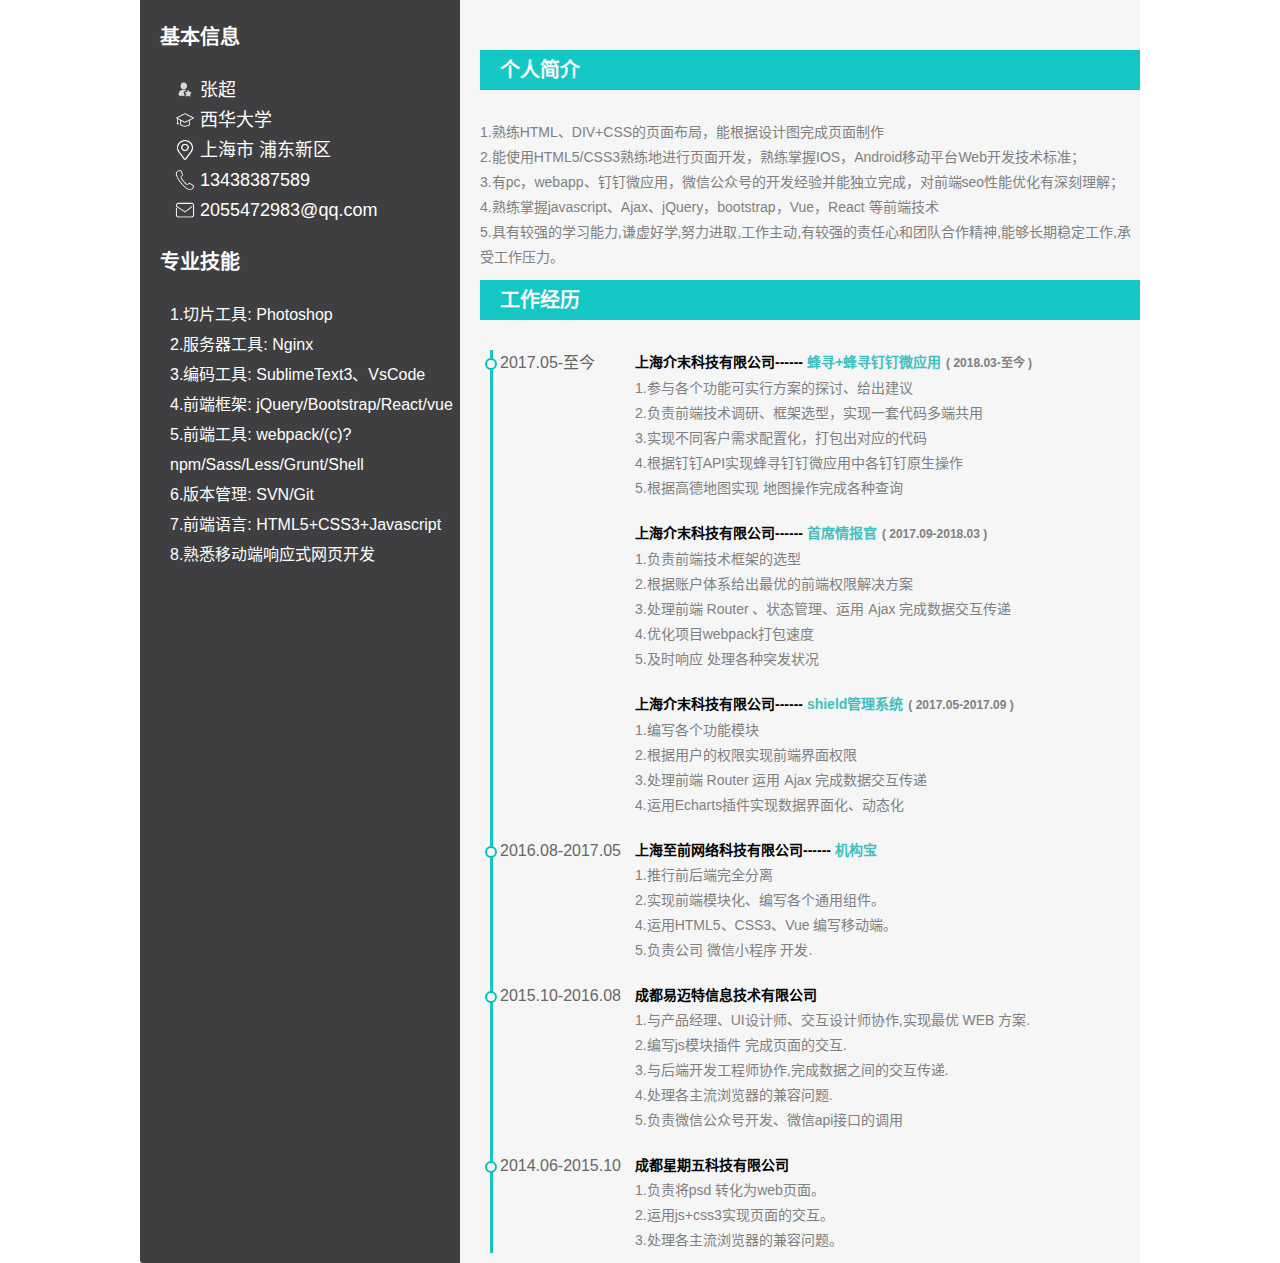
<file: index.html>
<!DOCTYPE html>
<html lang="zh-CN">

<head>
	<meta charset="UTF-8">
	<meta content="width=device-width,initial-scale=1.0,maximum-scale=1.0,user-scalable=no" name="viewport">
	<meta content="yes" name="apple-mobile-web-app-capable">
	<meta content="black" name="apple-mobile-web-app-status-bar-style">
	<meta content="telephone=no" name="format-detection">
	<meta content="email=no" name="format-detection">
	<meta http-equiv="X-UA-Compatible" content="ie=edge">
	<title>个人简历-张超-前端开发工程师</title>
	<link rel="stylesheet" href="./css/index.css">
</head>

<body>
	<div class="wrap clearfix">
		<div class="left">
			<h3>基本信息</h3>
			<div class="info name">张超</div>
			<div class="info school">西华大学</div>
			<div class="info adress">上海市 浦东新区</div>
			<div class="info phone">13438387589</div>
			<div class="info email">2055472983@qq.com</div>
			<h3>专业技能</h3>
			<ul>
				<li>1.切片工具: Photoshop</li>
				<li>2.服务器工具: Nginx</li>
				<li>3.编码工具: SublimeText3、VsCode</li>
				<li>4.前端框架: jQuery/Bootstrap/React/vue</li>
				<li>5.前端工具: webpack/(c)?npm/Sass/Less/Grunt/Shell</li>
				<li>6.版本管理: SVN/Git</li>
				<li>7.前端语言:  HTML5+CSS3+Javascript</li>
				<li>8.熟悉移动端响应式网页开发</li>
			</ul>
		</div>
		<div class="right">
			<h3>个人简介</h3>
			<div class="intro">
			<p>1.熟练HTML、DIV+CSS的页面布局，能根据设计图完成页面制作</p>
			<p>2.能使用HTML5/CSS3熟练地进行页面开发，熟练掌握IOS，Android移动平台Web开发技术标准；</p>
			<p>3.有pc，webapp、钉钉微应用，微信公众号的开发经验并能独立完成，对前端seo性能优化有深刻理解；</p>
			<p>4.熟练掌握javascript、Ajax、jQuery，bootstrap，Vue，React 等前端技术 </p>
			<p>5.具有较强的学习能力,谦虚好学,努力进取,工作主动,有较强的责任心和团队合作精神,能够长期稳定工作,承受工作压力。</p>
		
		</div>
		<h3>工作经历</h3>
			<div class="experience">
				<div class="vertical"></div>
				<div class="items">
					<time>2017.05-至今</time>
					<p class="title">上海介末科技有限公司------
						<a href="https://biz.work/">蜂寻+蜂寻钉钉微应用</a><span>( 2018.03-至今 )</span></p>
					<p>1.参与各个功能可实行方案的探讨、给出建议</p>
					<p>2.负责前端技术调研、框架选型，实现一套代码多端共用</p>
					<p>3.实现不同客户需求配置化，打包出对应的代码</p>
					<p>4.根据钉钉API实现蜂寻钉钉微应用中各钉钉原生操作</p>
					<p>5.根据高德地图实现 地图操作完成各种查询</p>
				</div>
				<div class="items">
					<!-- <time>2017.09-2018.03</time> -->
					<p class="title">上海介末科技有限公司------
						<a href="https://cio.group/">首席情报官</a><span>( 2017.09-2018.03 )</span></p>
					<p>1.负责前端技术框架的选型</p>
					<p>2.根据账户体系给出最优的前端权限解决方案 </p>
					<p>3.处理前端 Router 、状态管理、运用 Ajax 完成数据交互传递</p>
					<p>4.优化项目webpack打包速度</p>
					<p>5.及时响应 处理各种突发状况</p>
				</div>
				<div class="items">
					<!-- <time>2017.05-2017.09</time> -->
					<p class="title">上海介末科技有限公司------
						<a href="https://shield.gemdata.net/login">shield管理系统</a><span>( 2017.05-2017.09 )</span></p>
					<p>1.编写各个功能模块</p>
					<p>2.根据用户的权限实现前端界面权限</p>
					<p>3.处理前端 Router 运用 Ajax 完成数据交互传递</p>
					<p>4.运用Echarts插件实现数据界面化、动态化</p>
				</div>
				<div class="items">
					<time>2016.08-2017.05</time>
					<p class="title">上海至前网络科技有限公司------
						<a href="http://www.51jigoubao.com/jgb-web/index">机构宝</a></p>
					<p>1.推行前后端完全分离</p>
					<p>2.实现前端模块化、编写各个通用组件。</p>
					<p>4.运用HTML5、CSS3、Vue 编写移动端。</p>
					<p>5.负责公司 微信小程序 开发.</p>
			</div>
			<div class="items">
				<time>2015.10-2016.08</time>
				<p class="title">成都易迈特信息技术有限公司</p>
				<p>1.与产品经理、UI设计师、交互设计师协作,实现最优 WEB 方案.</p> 
				<p>2.编写js模块插件 完成页面的交互.</p> 
				<p>3.与后端开发工程师协作,完成数据之间的交互传递.</p> 
				<p>4.处理各主流浏览器的兼容问题.</p>
				<p>5.负责微信公众号开发、微信api接口的调用</p>
			</div>
			<div class="items">
				<time>2014.06-2015.10</time>
				<p class="title">成都星期五科技有限公司</p>
				<p>1.负责将psd 转化为web页面。</p>
				<p>2.运用js+css3实现页面的交互。</p>
				<p>3.处理各主流浏览器的兼容问题。</p>
			</div>
		</div>
	</div>
	</div>
</body>

</html>
</file>
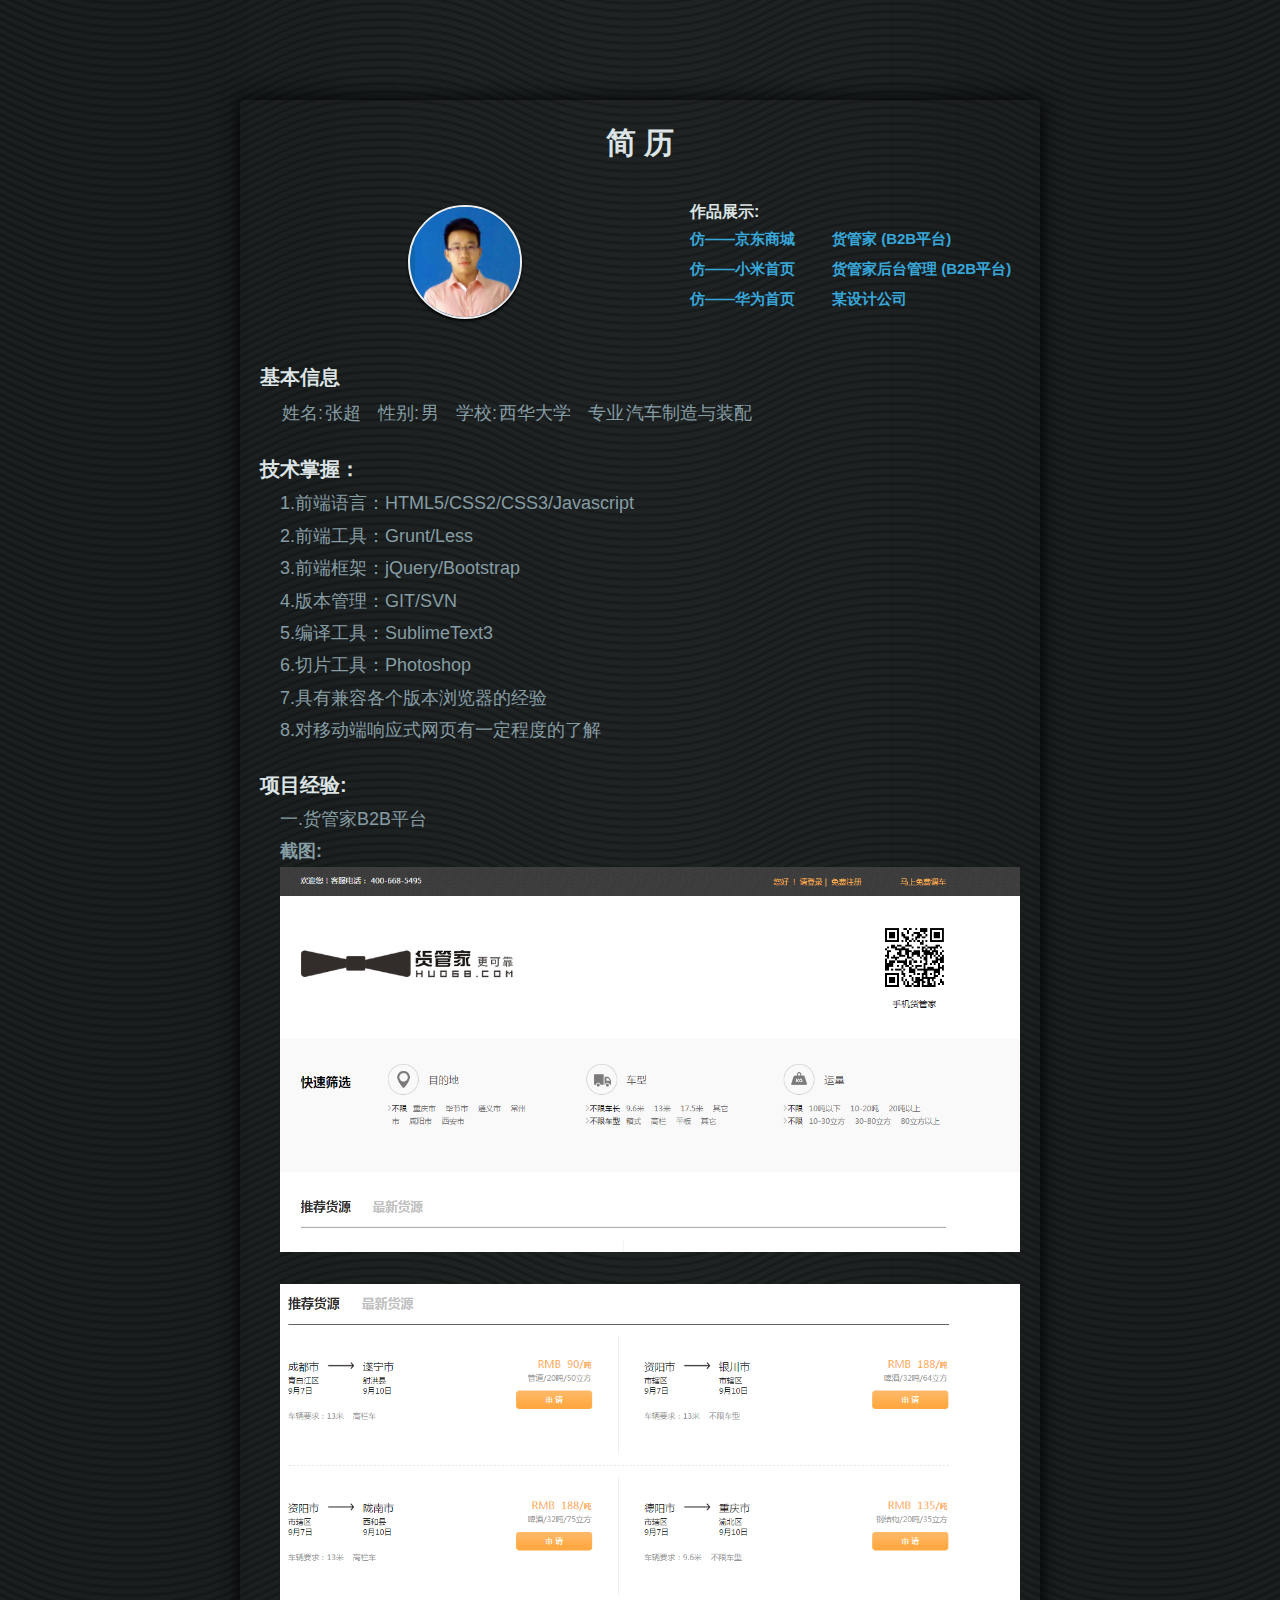
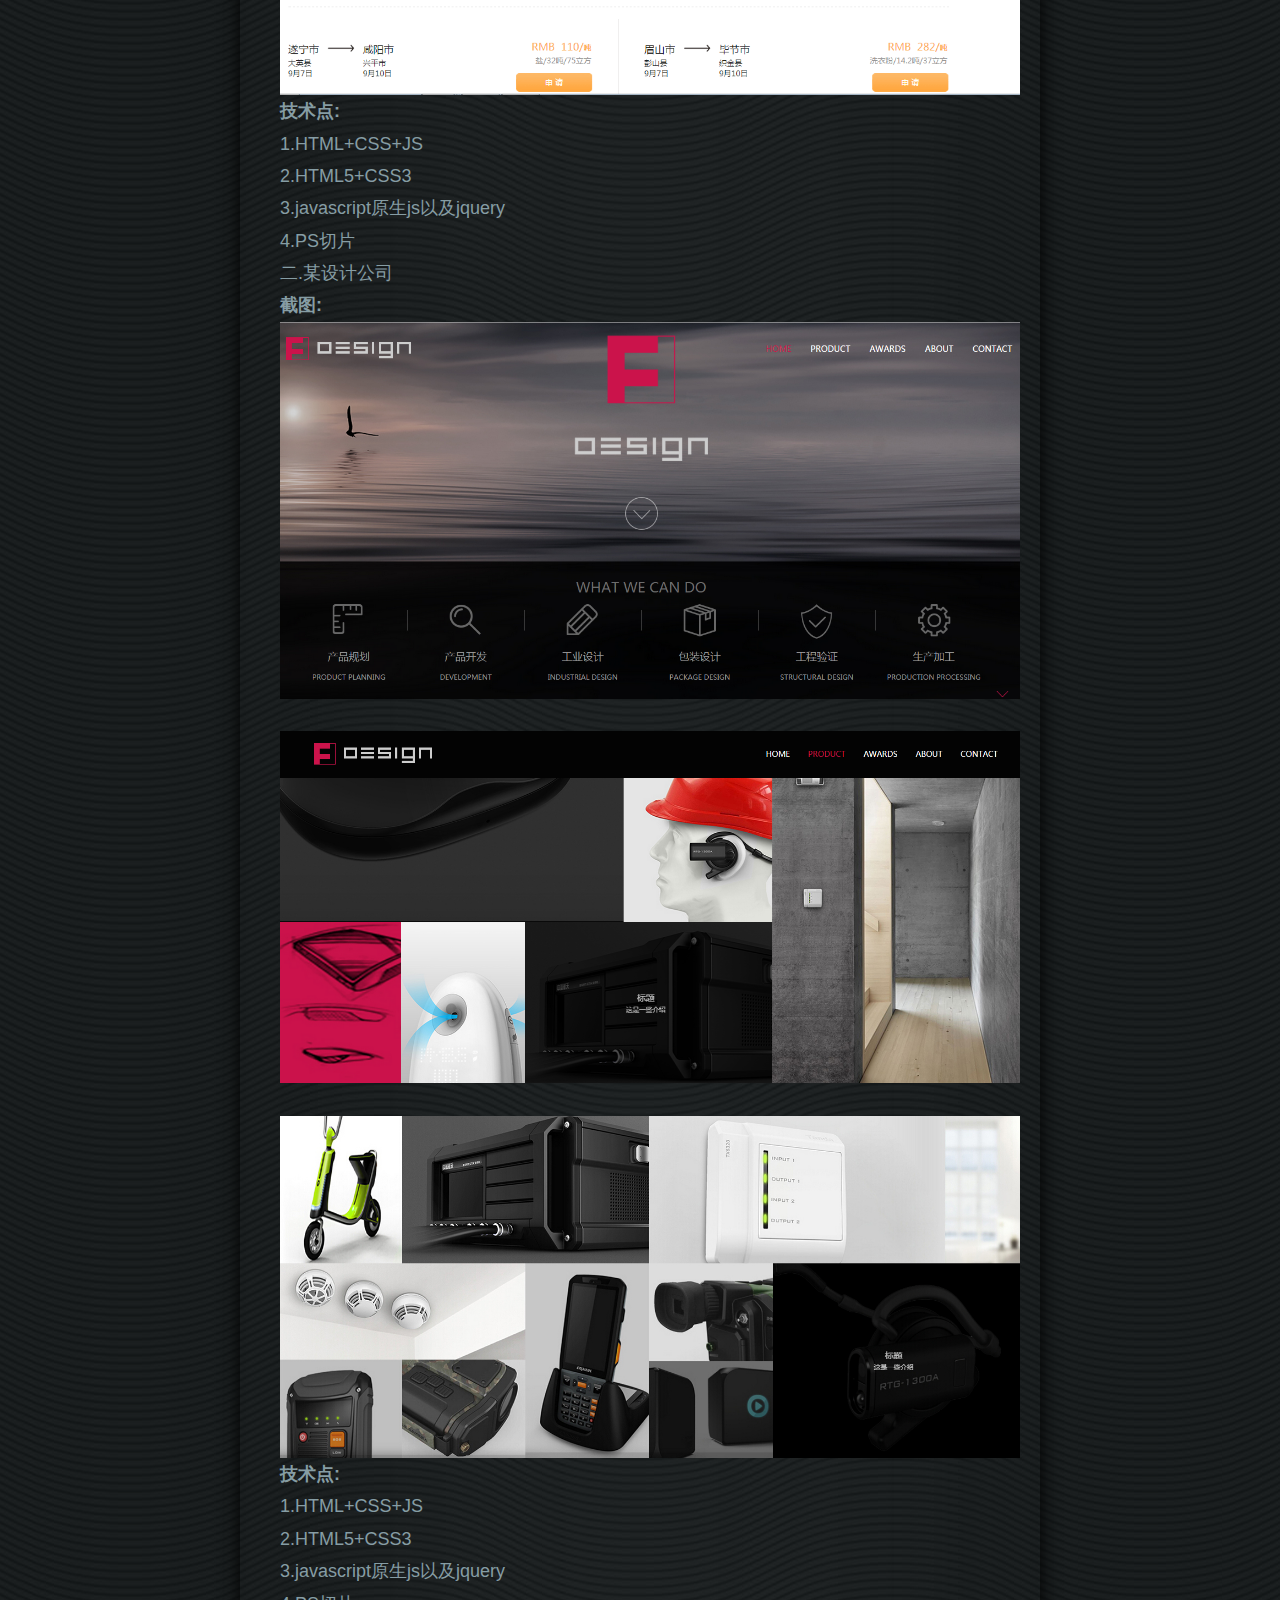
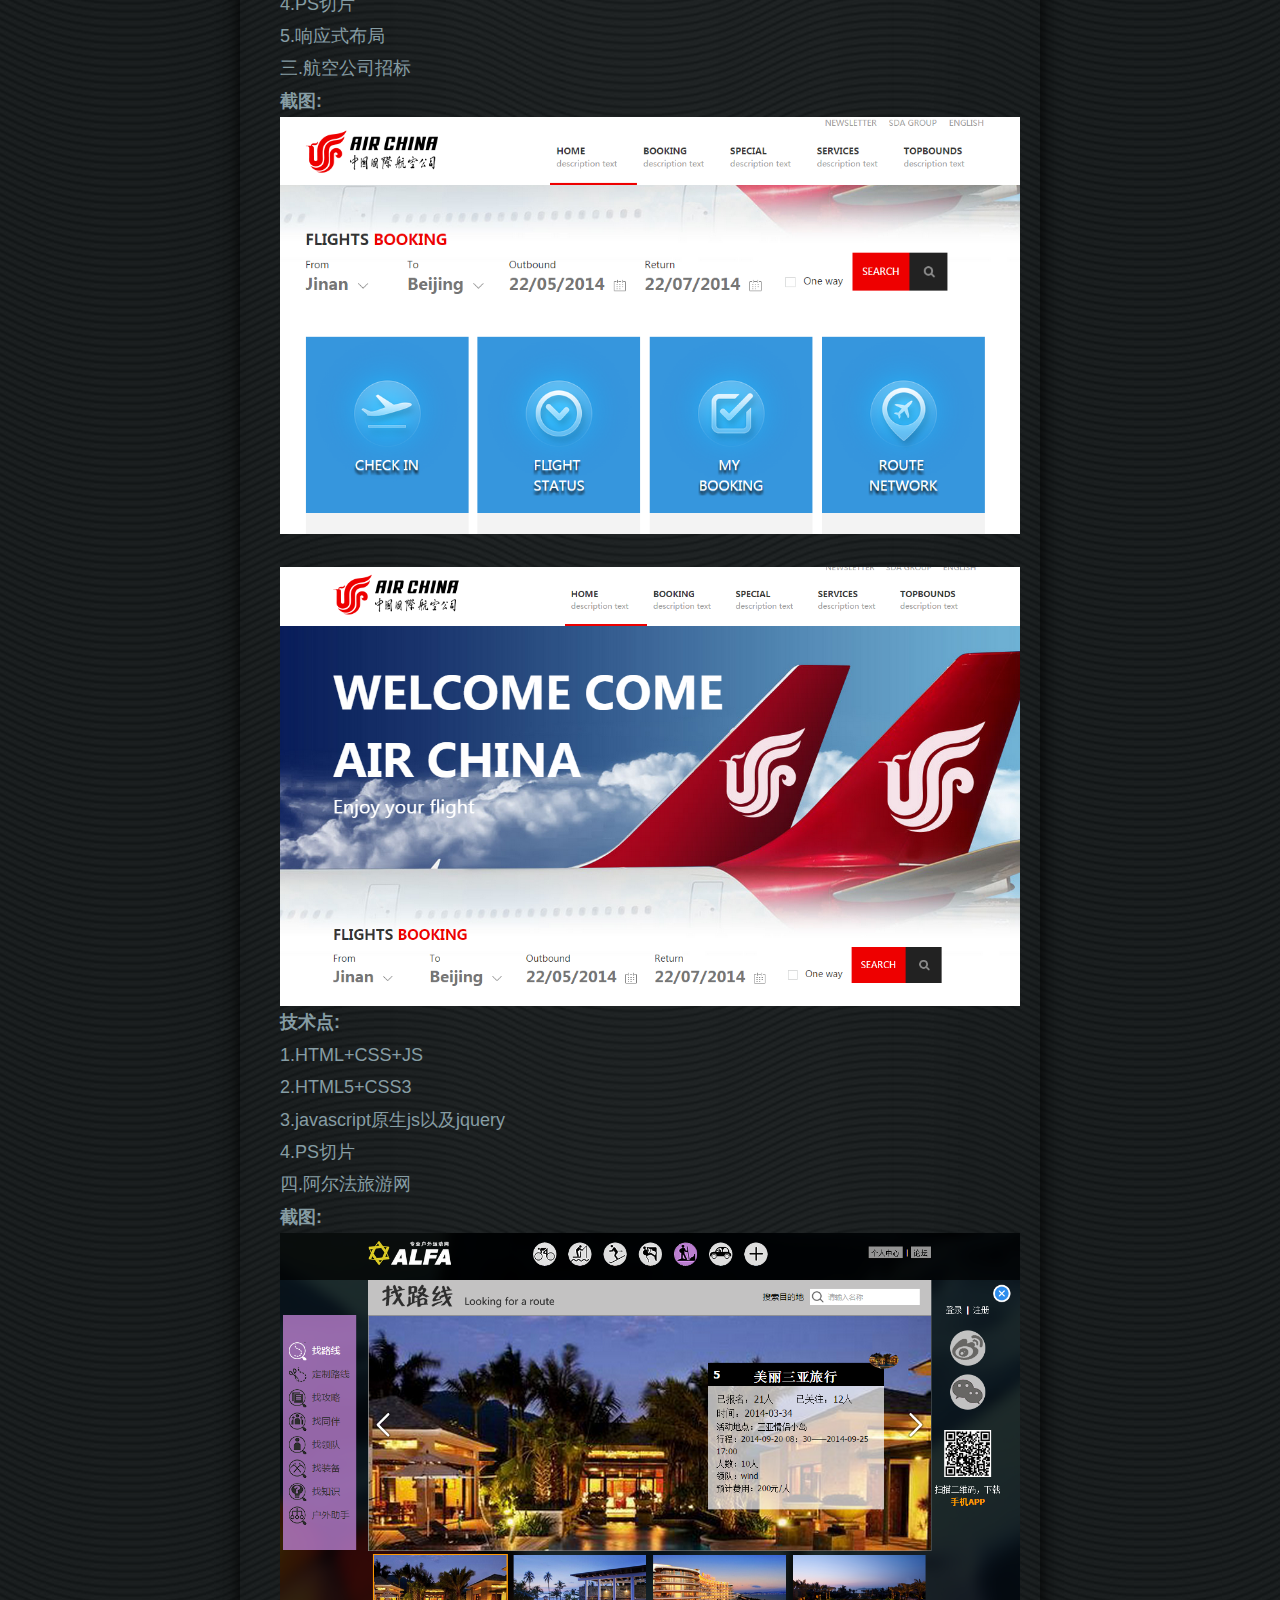
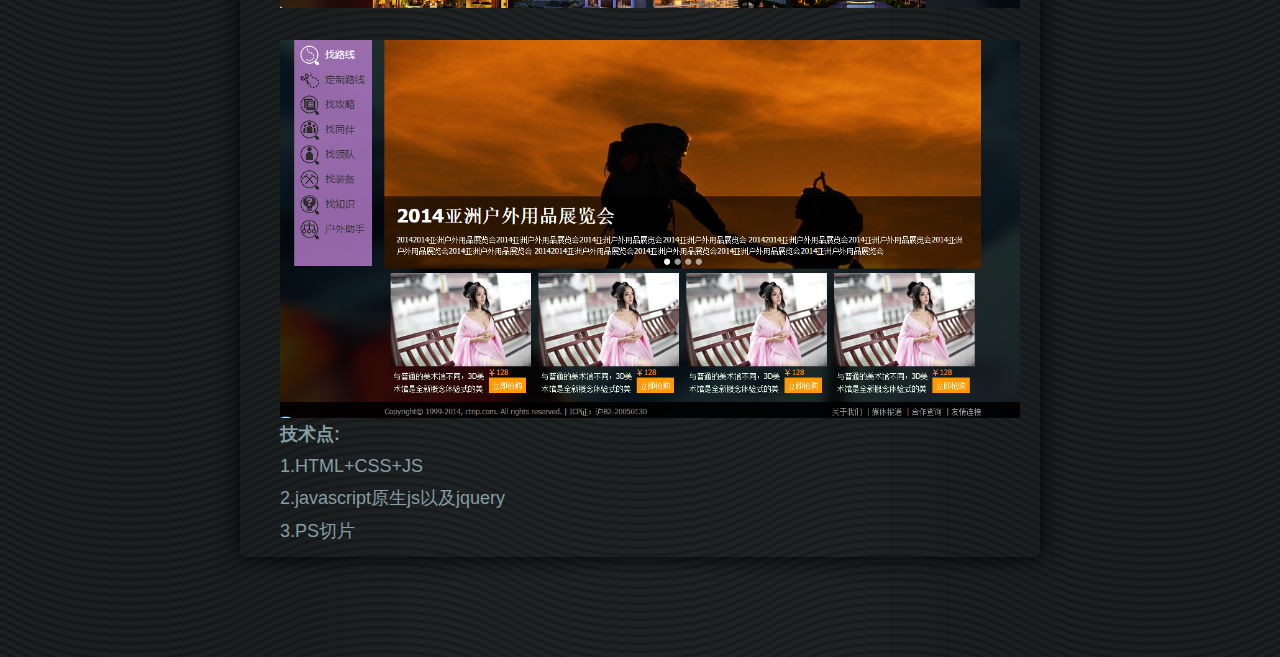
<file: before/index.html>
<!DOCTYPE html>
<html lang="en">

<head>
  <meta charset="UTF-8">
  <title> jonny张超--个人简历 </title>
  <link rel="shortcut icon" href="./img/www.ico">
  <link rel="stylesheet" href="./css/index.css"></head>
<body>
  <div class="conment">
  <h2 class="main-title text-center"> 简 历 </h2>
    <div class="top-outer">
      <div class="lside">
        <div class="photo-outer tran">
          <img class="myphoto" src="img/zhch.jpg" alt=""></div>
      </div>
      <div class="rside clearfix">
        <h4>作品展示:</h4>
        <dl class="zuo-list ">
          <dd class="l-item">
            <a class="tran" href="view/JD.html">仿——京东商城</a>
          </dd>
          <dd class="l-item">
            <a class="tran" href="view/m1.html">仿——小米首页</a>
          </dd>
          <dd class="l-item">
            <a class="tran" href="view/huawei.html">仿——华为首页</a>
          </dd>
        </dl>
         <dl class="right-list ">
           <dd class="l-item">
            <a class="tran" href="http://www.huo68.com/index.htm">货管家 (B2B平台)</a>
          </dd>
          <dd class="l-item">
            <a class="tran" href="http://www.huo68.com:8089/login.htm">货管家后台管理 (B2B平台)</a>
          </dd>
          <dd class="l-item">
            <a class="tran" href="view/FT.html">某设计公司</a>
          </dd>
        </dl>
      </div>
    </div>
    <div class="my-intr-content">
      <div class="base-info text">
        <h3>基本信息</h3>
        <table>
          <tr>
            <td>姓名:</td>
            <td>张超</td>
            <td>&nbsp&nbsp&nbsp性别:</td>
            <td>男</td>
            <td>&nbsp&nbsp&nbsp学校:</td>
            <td>西华大学</td>
            <td>&nbsp&nbsp&nbsp专业</td>
            <td>汽车制造与装配</td>
          </tr>
         <!--  <tr>
            <td>性别：</td>
            <td>男</td>
          </tr>
          <tr>
            <td>学校：</td>
            <td>西华大学</td>
          </tr>
          <tr>
            <td>专业：</td>
            <td>汽车制造与装配</td>
          </tr> -->
        </table>
      </div>
      <div class="skill-info text">
        <h3>技术掌握：</h3>
        <ul class="info-list">
          <li>1.前端语言：HTML5/CSS2/CSS3/Javascript</li>
          <li>2.前端工具：Grunt/Less</li>
          <li>3.前端框架：jQuery/Bootstrap</li>
          <li>4.版本管理：GIT/SVN</li>
          <li>5.编译工具：SublimeText3</li>
          <li>6.切片工具：Photoshop</li>
          <li>7.具有兼容各个版本浏览器的经验</li>
          <li>8.对移动端响应式网页有一定程度的了解</li>
        </ul>
      </div>
      <div class="project-info text">
        <h3>项目经验:</h3>
        <ul class="info-list">
          <li>
            一.货管家B2B平台
            <br> <strong>截图:</strong>
            <p><img src="./img/huo.png" alt=""> 
            <br>
            <img src="./img/huo1.png" alt=""></p> <strong>技术点:</strong>
            <p>1.HTML+CSS+JS <br>
            2.HTML5+CSS3 <br>
            3.javascript原生js以及jquery <br>
            4.PS切片</p>
          </li> 
           <li>
            二.某设计公司
            <br> <strong>截图:</strong>
            <p><img src="./img/F.png" alt=""> 
            <br>
            <img src="./img/F1.png" alt="">
            <br>
            <img src="./img/F2.jpg" alt=""></p> <strong>技术点:</strong>
            <p>1.HTML+CSS+JS <br>
            2.HTML5+CSS3 <br>
            3.javascript原生js以及jquery <br>
            4.PS切片<br>
            5.响应式布局
            </p>
          </li>
           <li>
            三.航空公司招标
            <br> <strong>截图:</strong>
            <p><img src="./img/e1.png" alt=""> 
            <br>
            <img src="./img/e2.png" alt=""></p> <strong>技术点:</strong>
            <p>1.HTML+CSS+JS <br>
            2.HTML5+CSS3 <br>
            3.javascript原生js以及jquery <br>
            4.PS切片</p>
          </li>
          <li>
            四.阿尔法旅游网<br>
            <strong>截图:</strong>
            <p>
            <img src="./img/e3.png" alt=""> 
            <br> 
            <img src="./img/e4.png" alt=""></p>
            <strong>技术点:</strong>
            <p>1.HTML+CSS+JS <br>
            2.javascript原生js以及jquery <br>
            3.PS切片
            </p>
          </li>
        </ul>
      </div>
    </div>
  </div>
  <script type="text/javascript" src="./js/index.js"></script>
</body>
</html>
</file>
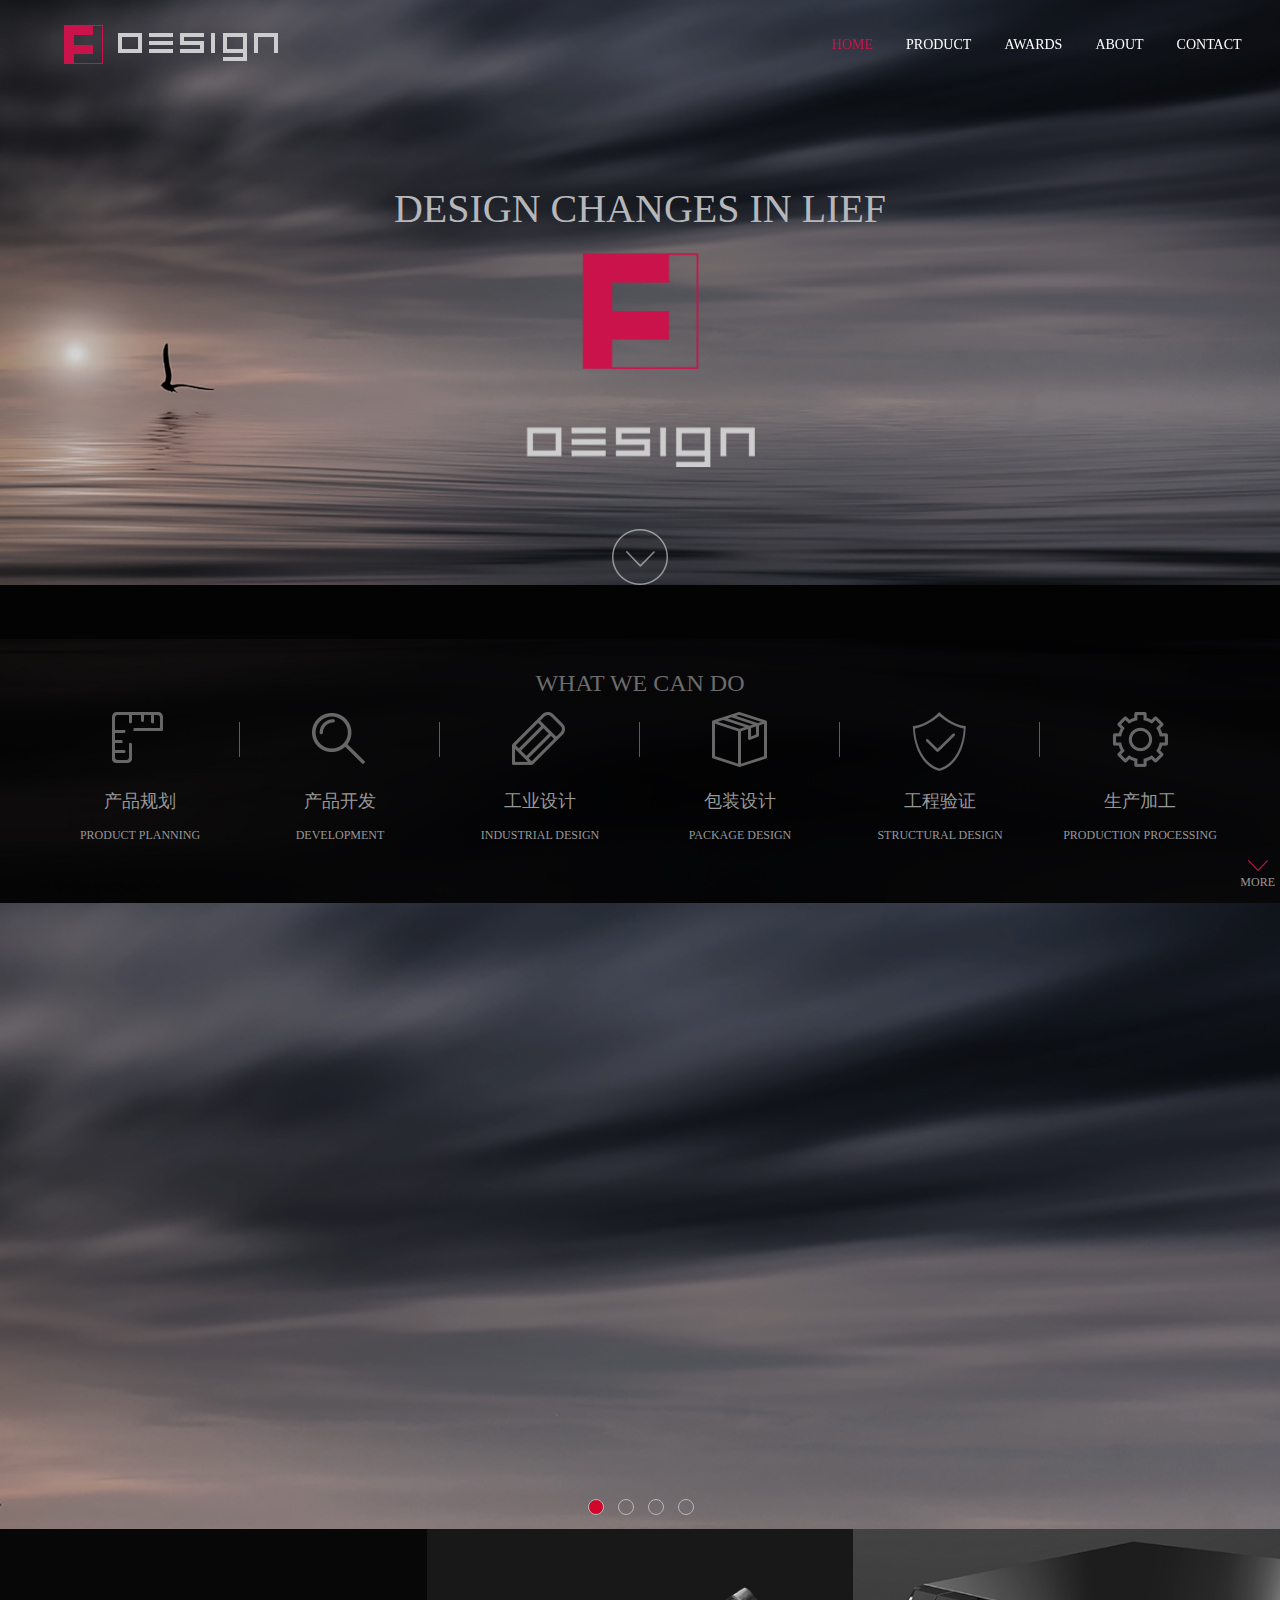
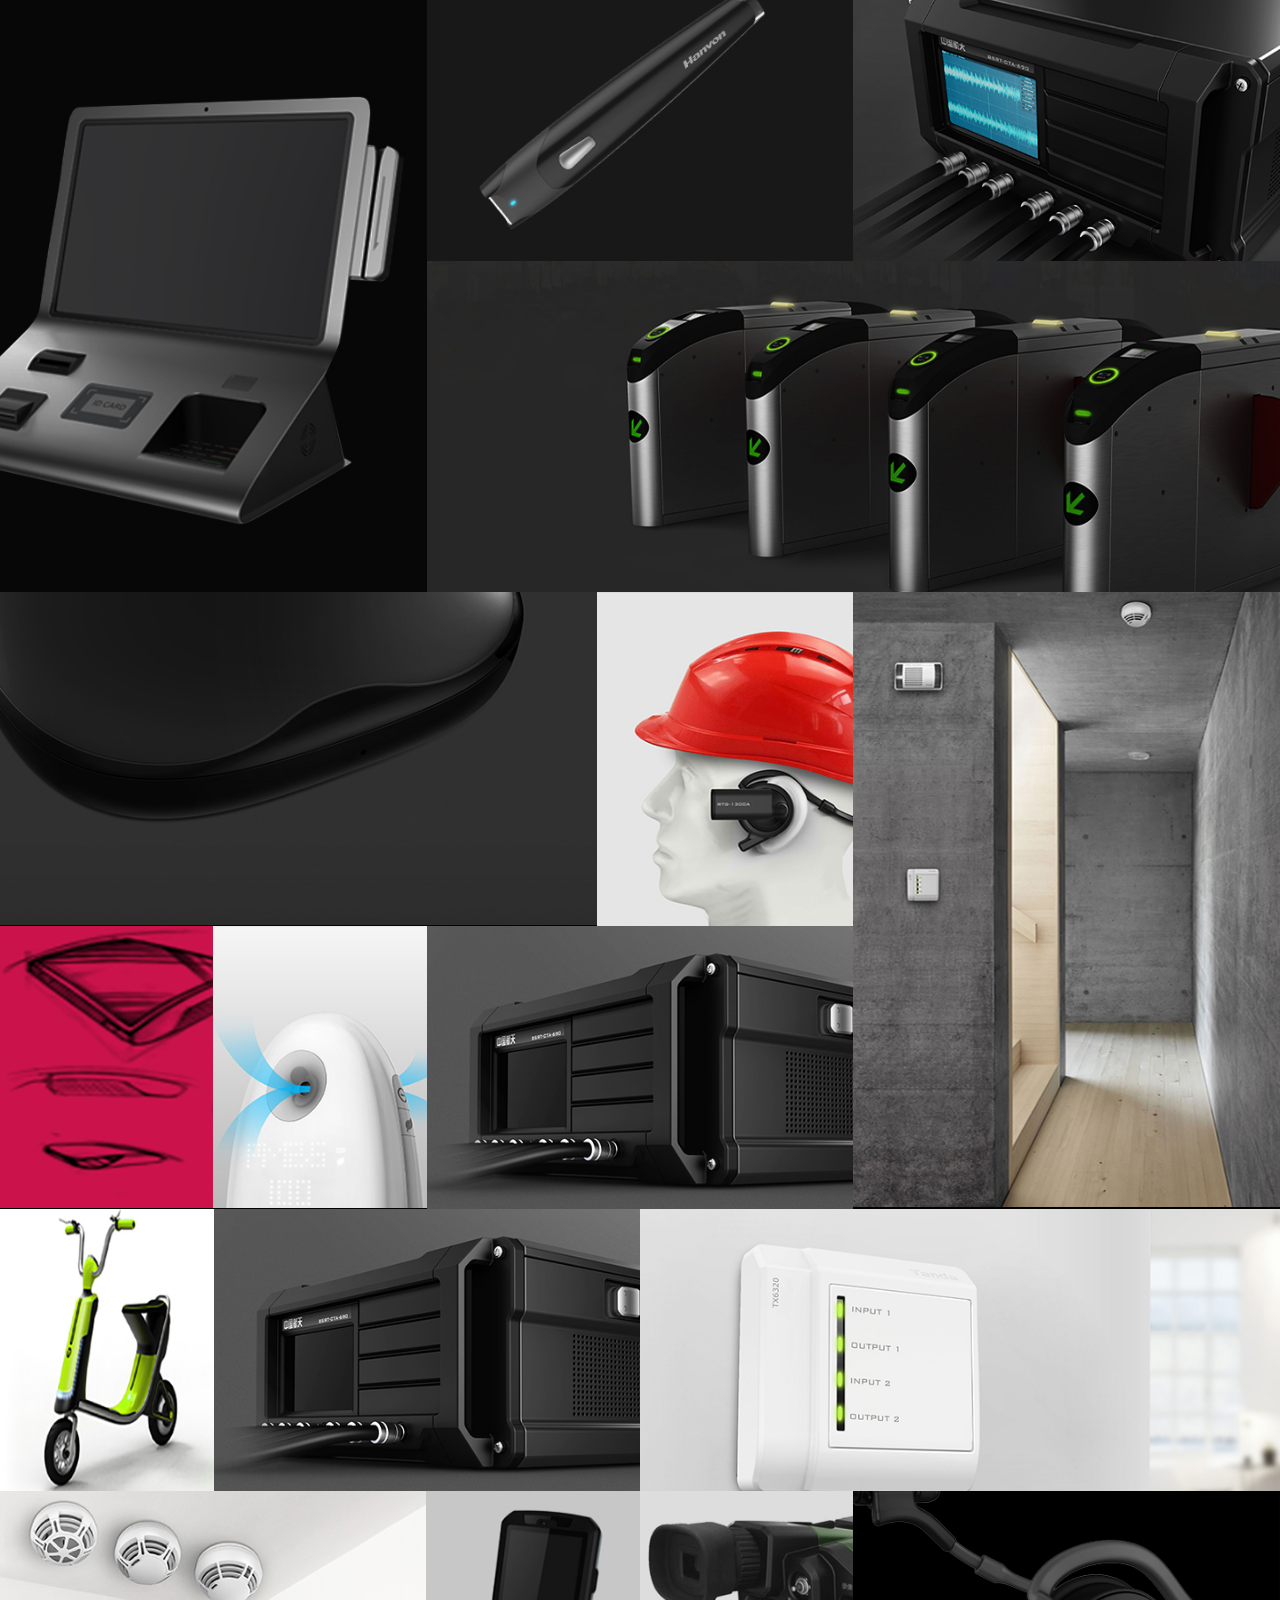
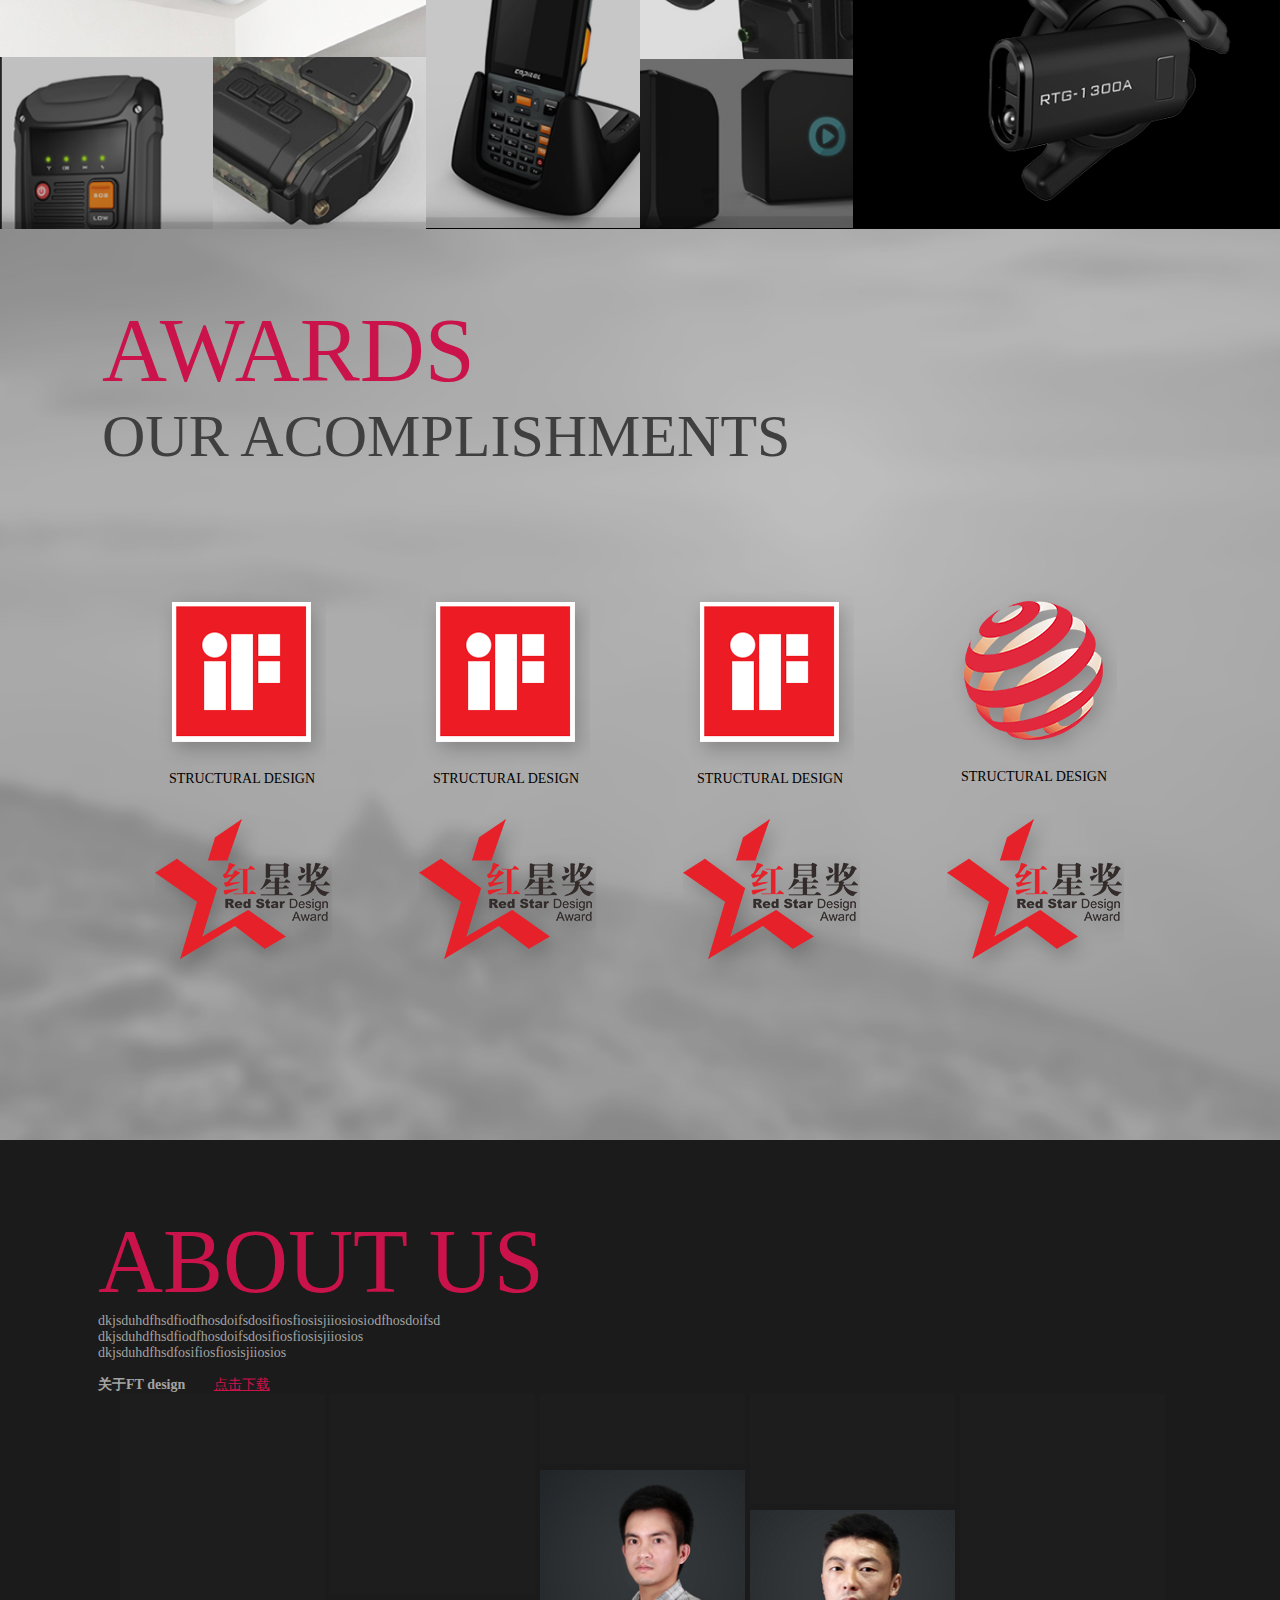
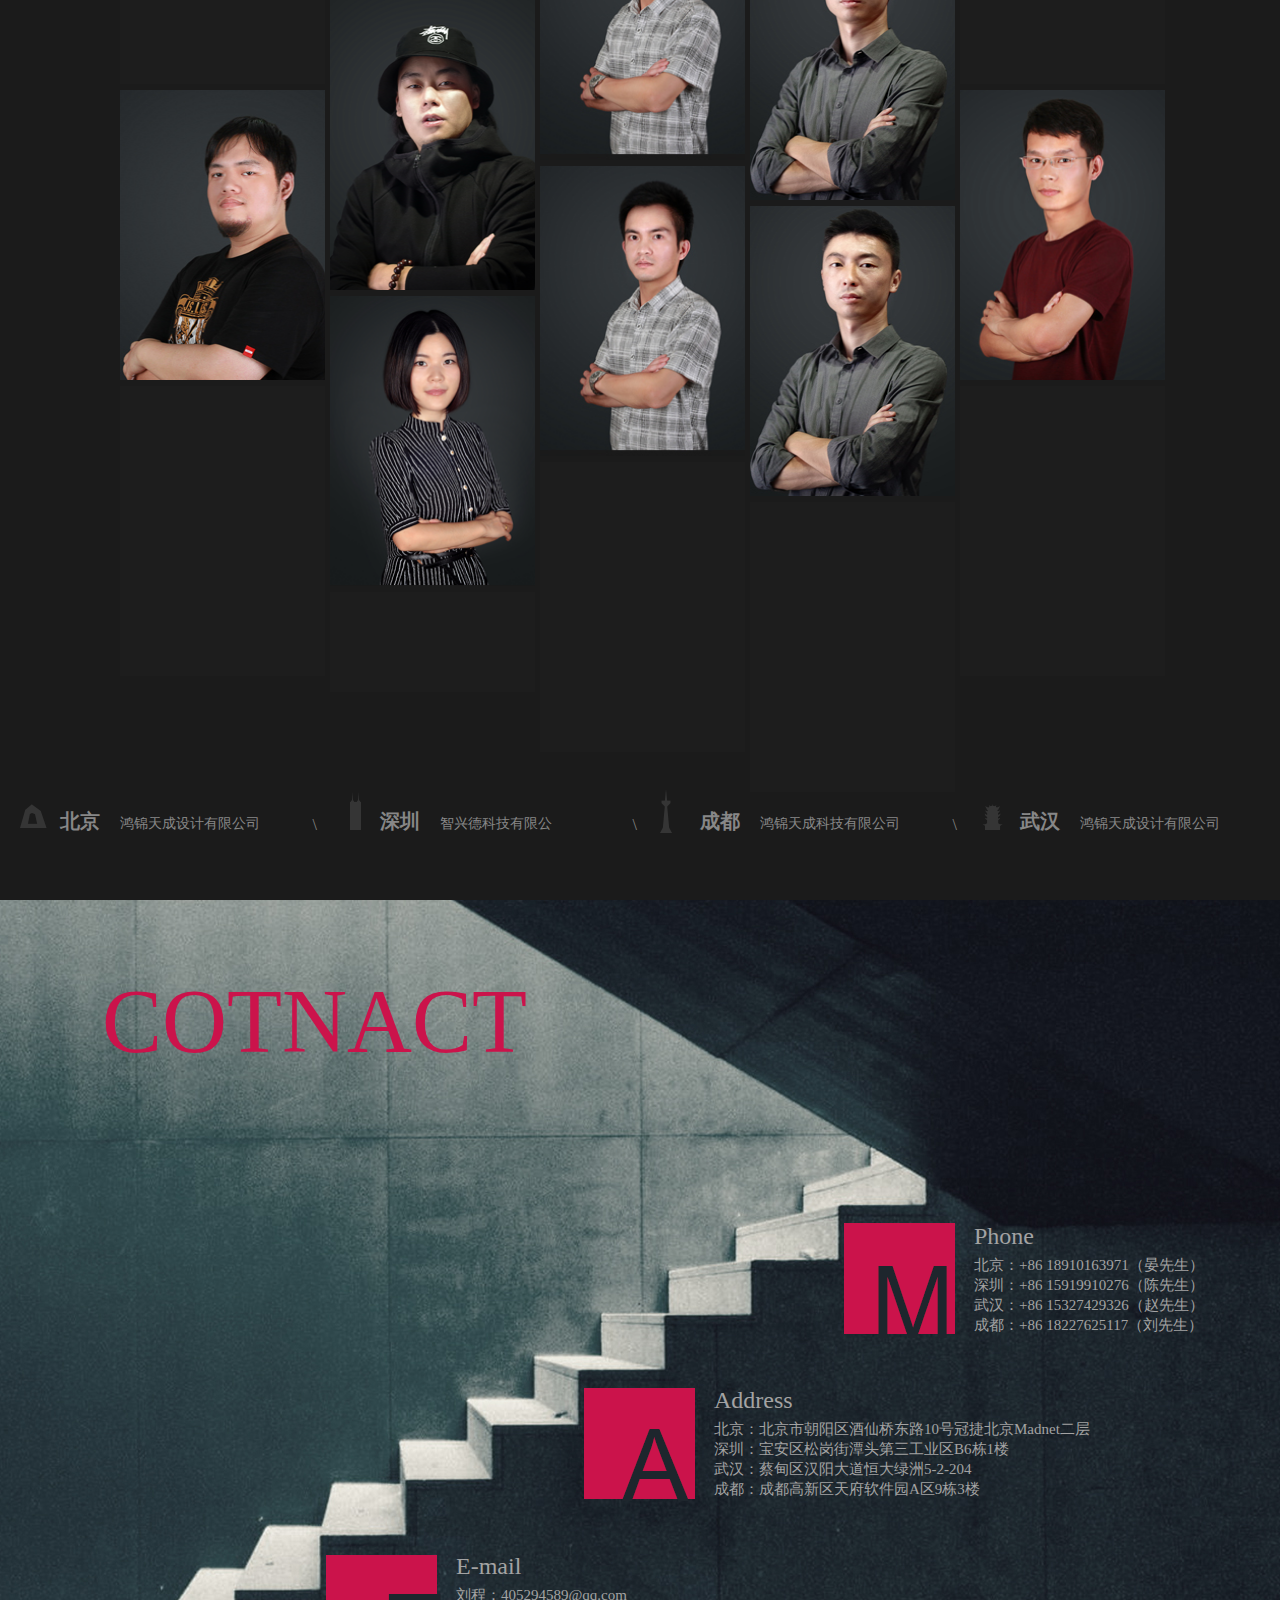
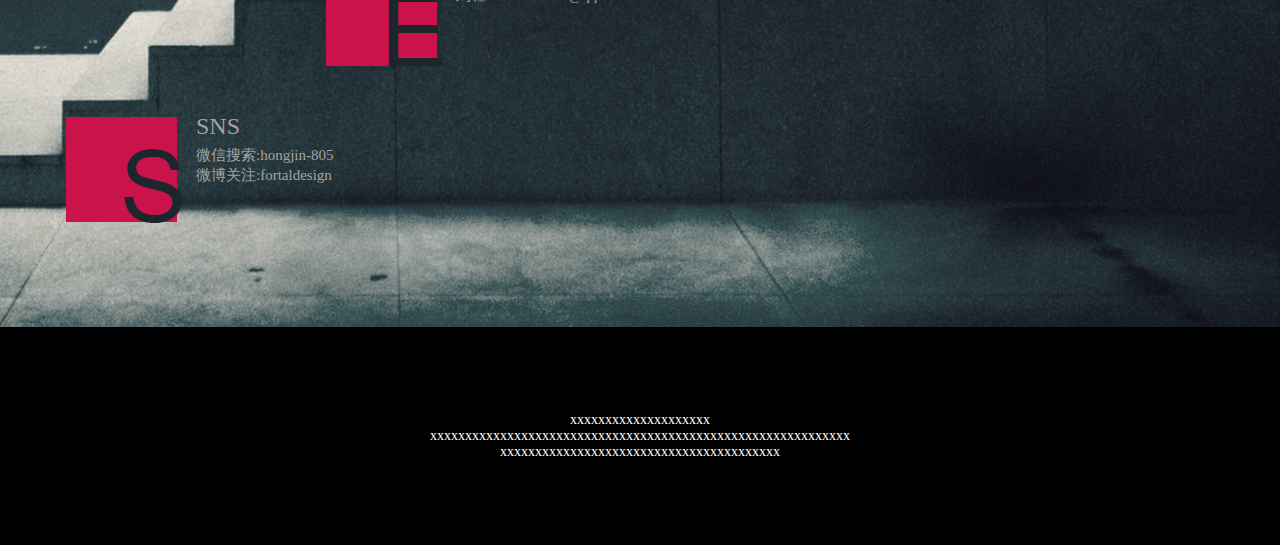
<file: before/view/FT.html>
<!DOCTYPE html>
<html lang="en">

<head>
	<meta charset="UTF-8">
	<title>design－设计网站官网－专注设计</title>
	<meta name="viewport" content="width=device-width,initial-scale=1,maximum-scale=1,user-scalable=0">
	<link rel="stylesheet" href="../css/FT.css">
	<link rel="stylesheet" href="../css/reset.css">
</head>

<body>
	<div class="header">
		<div class="head clearfix">
			<div class="logo"><img src="../images/logo.png" alt=""></div>
			<div class="nav">
				<ul class="clearfix">
					<li class="home active"><a href="javascript:void(0);">HOME</a> </li>
					<li class="product"><a href="javascript:void(0);">PRODUCT</a> </li>
					<li class="awards"><a href="javascript:void(0);">AWARDS</a> </li>
					<li class="about"><a href="javascript:void(0);">ABOUT</a> </li>
					<li class="contact"><a href="javascript:void(0);">CONTACT</a> </li>
				</ul>
			</div>
		</div>
	</div>
	<div id="floor_1" class="floor_1">
		<div class="nav_show">
			<p class="title">DESIGN CHANGES IN LIEF</p>
			<h1 class="logo_img"><img src="../images/logo_img.png" alt=""></h1>
			<h1 class="logo_font"><img src="../images/logo_font.png" alt=""></h1>
			<a class="down" href="javascript:void(0);" onclick="scTop()"></a>
		</div>
		<div class="nav">
			<!-- <img class="bg" src="../images/banner_1.jpg" alt=""> -->
			<p class="title">WHAT WE CAN DO</p>
			<ul class="clearfix">
				<li class="li_1">
					<div class="img"><img src="../images/nav_01.png" alt=""></div>
					<p class="title_n">产品规划</p>
					<p class="title_n_d">PRODUCT PLANNING</p>
				</li>
				<li class="li_1">
					<div class="img"><img src="../images/nav_02.png" alt=""></div>
					<p class="title_n">产品开发</p>
					<p class="title_n_d">DEVELOPMENT</p>
				</li>
				<li class="li_1">
					<div class="img"><img src="../images/nav_03.png" alt=""></div>
					<p class="title_n">工业设计</p>
					<p class="title_n_d">INDUSTRIAL DESIGN</p>
				</li>
				<li class="li_1">
					<div class="img"><img src="../images/nav_04.png" alt=""></div>
					<p class="title_n">包装设计</p>
					<p class="title_n_d">PACKAGE DESIGN</p>
				</li>
				<li class="li_1">
					<div class="img"><img src="../images/nav_05.png" alt=""></div>
					<p class="title_n">工程验证</p>
					<p class="title_n_d">STRUCTURAL DESIGN</p>
				</li>
				<li>
					<div class="img"><img src="../images/nav_06.png" alt=""></div>
					<p class="title_n">生产加工</p>
					<p class="title_n_d">PRODUCTION PROCESSING</p>
				</li>
				<a class="more" href="javascript:void(0);" onclick="moreShow()">MORE</a>
			</ul>
		</div>
	</div>
	<div class="floor_2">
		<div id="more">
			<p class="title">OUR SERVICE</p>
			<ul class="clearfix">
				<li>
					<div class="img">
						<img src="../images/nav_07.png" alt="">
					</div>
					<p class="name">委托设计服务</p>
					<p class="describe">工业设计外包服务</p>
				</li>
				<li>
					<div class="img">
						<img src="../images/nav_09.png" alt="">
					</div>
					<p class="name">设计+供应链</p>
					<p class="describe">完成设计外包项目并提供售后续小批量样机制造和模具批量生产服务</p>
				</li>
				<li>
					<div class="img">
						<img src="../images/nav_10.png" alt="">
					</div>
					<p class="name">免费设计+销售提成</p>
					<p class="describe">免费提供设计外包和供应链服务，并接受 销售服务，销售利润按照协议进行抽
					</p>
				</li>
				<li>
					<div class="img">
						<img src="../images/nav_08.png" alt="">
					</div>
					<p class="name">设计换取持股比例</p>
					<p class="describe">以提供设计或设计+供应链服务的价值，换算成 对方相应股份比例，以持股为最终服务模式。
					</p>
				</li>
			</ul>
		</div>
	</div>
	<div class="floor_3 flexslider" id="b04">
		<ul class="slides clearfix">
			<li style="background:url(../images/banner.jpg)  50% 0 no-repeat;">
			</li>
			<li style="background:url(../images/banner_2.jpg)  50% 0 no-repeat;">
			</li>
			<li style="background:url(../images/banner_4.jpg)  50% 0 no-repeat;">
			</li>
			<li style="background:url(../images/banner_2.jpg)  50% 0 no-repeat;">
			</li>
		</ul>
	</div>
	<div class="floor_4">
		<div class="product_show_1 clearfix">
			<div class="show_lside" onclick="productShow('0')">
				<div class="box">
					<p><span>标题</span><br>这是一些介绍</p>

				</div>
				<div class="inner"><img src="../images/item_1.jpg" alt=""></div>
			</div>
			<div class="show_rside">
				<div class="rside_top">
					<ul class="clearfix">
						<li>
							<div class="box">
		
								<p><span>标题</span><br>这是一些介绍</p>

							</div>
							<div class="inner"><img src="../images/item_2.jpg" alt=""></div>
							<li>
								<li>
									<div class="box">
				
										<p><span>标题</span><br>这是一些介绍</p>

									</div>
									<div class="inner"><img src="../images/item_3.jpg" alt=""></div>
									<li>
					</ul>
				</div>
				<div class="rside_dw" onclick="productShow('1')">
					<div class="box">

						<p><span>标题</span><br>这是一些介绍</p>

					</div>
					<div class="inner"><img src="../images/item_4.jpg" alt=""></div>
				</div>
			</div>
		</div>
		<div class="product_show_2 clearfix">
			<div class="show_lside" onclick="productShow('1')">
				<ul class="clearfix">
					<li class="li_1">
						<div class="box">
	
							<p><span>标题</span><br>这是一些介绍</p>

						</div>
						<div class="inner"><img src="../images/item_5.jpg" alt=""></div>
					</li>
					<li class="li_2">
						<div class="box">
	
							<p><span>标题</span><br>这是一些介绍</p>

						</div>
						<div class="inner"><img src="../images/item_6.jpg" alt=""></div>
					</li>
					<li class="li_3">
						<div class="box">
	
							<p><span>标题</span><br>这是一些介绍</p>

						</div>
						<div class="inner"><img src="../images/item_8.jpg" alt=""></div>
					</li>
					<li class="li_3">
						<div class="box">
	
							<p><span>标题</span><br>这是一些介绍</p>

						</div>
						<div class="inner"><img src="../images/item_9.jpg" alt=""></div>
					</li>
					<li class="li_4">
						<div class="box">
							<p><span>标题</span><br>这是一些介绍</p>
						</div>
						<div class="inner"><img src="../images/item_10.jpg" alt=""></div>
					</li>
				</ul>
			</div>
			<div class="show_rside">
				<div class="box">
					<p><span>标题</span><br>这是一些介绍</p>

				</div>
				<div class="inner"><img src="../images/item_7.jpg" alt=""></div>
			</div>
		</div>
		<div class="product_show_3">
			<ul class="clearfix">
				<li class="li_1">
					<div class="box">

						<p><span>标题</span><br>这是一些介绍</p>

					</div>
					<div class="inner"><img src="../images/item_11.jpg" alt=""></div>
				</li>
				<li class="li_2">
					<div class="box">

						<p><span>标题</span><br>这是一些介绍</p>

					</div>
					<div class="inner"><img src="../images/item_10.jpg" alt=""></div>
				</li>
				<li class="li_3">
					<div class="box">

						<p><span>标题</span><br>这是一些介绍</p>

					</div>
					<div class="inner"><img src="../images/item_14.jpg" alt=""></div>
				</li>
			</ul>
		</div>
		<div class="product_show_4 clearfix">
			<div class="show_lside">
				<div class="lside_top">
					<div class="box">

						<p><span>标题</span><br>这是一些介绍</p>

					</div>
					<div class="inner"><img src="../images/item_15.jpg" alt=""></div>
				</div>
				<div class="lside_dw">
					<ul class="clearfix">
						<li>
							<div class="box">
		
								<p><span>标题</span><br>这是一些介绍</p>

							</div>
							<div class="inner"><img src="../images/item_20.jpg" alt=""></div>
						</li>
						<li>
							<div class="box">
		
								<p><span>标题</span><br>这是一些介绍</p>

							</div>
							<div class="inner"><img src="../images/item_21.jpg" alt=""></div>
						</li>
					</ul>
				</div>
			</div>
			<div class="show_m_1">
				<div class="box">
					<p><span>标题</span><br>这是一些介绍</p>

				</div>
				<div class="inner"><img src="../images/item_16.jpg" alt=""></div>
			</div>
			<div class="show_m_2">
				<ul>
					<li>
						<div class="box">
							<p><span>标题</span><br>这是一些介绍</p>
						</div>
						<div class="inner"><img src="../images/item_17.jpg" alt=""></div>
					</li>
					<li>
						<div class="box">
							<p><span>标题</span><br>这是一些介绍</p>
						</div>
						<div class="inner"><img src="../images/item_18.jpg" alt=""></div>
					</li>
				</ul>
			</div>
			<div class="show_rside">
				<div class="box">
					<p><span>标题</span><br>这是一些介绍</p>

				</div>
				<div class="inner"><img src="../images/item_19.jpg" alt=""></div>
			</div>
		</div>
	</div>
	<div class="floor_5">
		<img src="../images/banner_3.jpg" alt="" class="bg">
		<h1>AWARDS</h1>
		<p class="title_1">OUR ACOMPLISHMENTS</p>
		<div class="awards">
			<ul class="clearfix">
				<li>
					<div class="img"><img src="../images/awards.png" alt=""></div>
					<p>STRUCTURAL DESIGN</p>
				</li>
				<li>
					<div class="img"><img src="../images/awards.png" alt=""></div>
					<p>STRUCTURAL DESIGN</p>
				</li>
				<li>
					<div class="img"><img src="../images/awards.png" alt=""></div>
					<p>STRUCTURAL DESIGN</p>
				</li>
				<li>
					<div class="img"><img src="../images/awards_1.png" alt=""></div>
					<p>STRUCTURAL DESIGN</p>
				</li>
			</ul>
			<ul class="clearfix" style="margin-top:25px;">
				<li>
					<div class="img"><img src="../images/awards_2.png" alt=""></div>
				</li>
				<li>
					<div class="img"><img src="../images/awards_2.png" alt=""></div>
				</li>
				<li>
					<div class="img"><img src="../images/awards_2.png" alt=""></div>
				</li>
				<li>
					<div class="img"><img src="../images/awards_2.png" alt=""></div>
				</li>
			</ul>
		</div>
	</div>
	<div class="floor_6">
		<h1>ABOUT US</h1>
		<p class="state">dkjsduhdfhsdfiodfhosdoifsdosifiosfiosisjiiosiosiodfhosdoifsd</p>
		<p class="state">dkjsduhdfhsdfiodfhosdoifsdosifiosfiosisjiiosios</p>
		<p class="state">dkjsduhdfhsdfosifiosfiosisjiiosios</p>
		<h3>关于FT design <a href="#">点击下载</a></h3>
		<div class="item clearfix">
			<ul class="ul_lside_1">
				<li></li>
				<li></li>
				<li></li>
				<li></li>
			</ul>
			<ul class="ul_lside">
				<li></li>
				<li></li>
				<li></li>
				<li></li>
			</ul>
			<ul class="ul_1">
				<li>
				</li>
				<li><img src="../images/show.jpg" alt="">
					<div class="introduce">
						<p class="name">LIU DI</p>
						<p class="text">xxxxxxssssaaaaas是世界上是多少思考思考</p>
					</div>
				</li>
				<li>
				</li>
			</ul>
			<ul class="ul_2">
				<li></li>
				<li><img src="../images/show_01.png" alt="">
					<div class="introduce">
						<p class="name">LIU DI</p>
						<p class="text">xxxxxxssssaaaaas是世界上是多少思考思考</p>
					</div>
				</li>
				<li><img src="../images/show_02.png" alt="">
					<div class="introduce">
						<p class="name">LIU DI</p>
						<p class="text">xxxxxxssssaaaaas是世界上是多少思考思考</p>
					</div>
				</li>
				<li>
				</li>
			</ul>
			<ul class="ul_3">
				<li>
				</li>
				<li><img src="../images/show_03.jpg" alt="">
					<div class="introduce">
						<p class="name">LIU DI</p>
						<p class="text">xxxxxxssssaaaaas是世界上是多少思考思考</p>
					</div>
				</li>
				<li><img src="../images/show_03.jpg" alt="">
					<div class="introduce">
						<p class="name">LIU DI</p>
						<p class="text">xxxxxxssssaaaaas是世界上是多少思考思考</p>
					</div>
				</li>
				<li>
				</li>
			</ul>
			<ul class="ul_4">
				<li>
				</li>
				<li><img src="../images/show_04.jpg" alt="">
					<div class="introduce">
						<p class="name">LIU DI</p>
						<p class="text">xxxxxxssssaaaaas是世界上是多少思考思考</p>
					</div>
				</li>
				<li><img src="../images/show_04.jpg" alt="">
					<div class="introduce">
						<p class="name">LIU DI</p>
						<p class="text">xxxxxxssssaaaaas是世界上是多少思考思考</p>
					</div>
				</li>
				<li>
				</li>
			</ul>
			<ul class="ul_5">
				<li>
				</li>
				<li><img src="../images/show_05.jpg" alt="">
					<div class="introduce">
						<p class="name">LIU DI</p>
						<p class="text">xxxxxxssssaaaaas是世界上是多少思考思考</p>
					</div>
				</li>
				<li>
				</li>
			</ul>
			<ul class="ul_rside">
				<li></li>
				<li></li>
				<li></li>
				<li></li>
			</ul>
			<ul class="ul_rside_1">
				<li></li>
				<li></li>
				<li></li>
				<li></li>
			</ul>
		</div>
		<div class="company">
			<ul class="clearfix">
				<li class="li_1"><span class="city">北京</span>鸿锦天成设计有限公司<i>\</i></li>
				<li class="li_2"><span class="city">深圳</span>智兴德科技有限公<i>\</i></li>
				<li class="li_3"><span class="city">成都</span>鸿锦天成科技有限公司<i>\</i> </li>
				<li class="li_4"><span class="city">武汉</span>鸿锦天成设计有限公司</li>
			</ul>
		</div>
	</div>
	<div class="floor_7">
		<!-- <img class="bg" src="../images/banner_4.jpg" alt=""> -->
		<h1>COTNACT</h1>
		<div class="contact">
			<div class="w-ele sns">
				<dl>
					<dt>SNS</dt>
					<dd>微信搜索:hongjin-805</dd>
					<dd>微博关注:fortaldesign</dd>
				</dl>
			</div>
			<div class="w-ele e-mail">
				<dl>
					<dt>E-mail</dt>
					<dd>刘程：405294589@qq.com</dd>
				</dl>
			</div>
			<div class="w-ele adress">
				<dl>
					<dt>Address</dt>
					<dd>北京：北京市朝阳区酒仙桥东路10号冠捷北京Madnet二层</dd>
					<dd>
						深圳：宝安区松岗街潭头第三工业区B6栋1楼</dd>
					<dd>
						武汉：蔡甸区汉阳大道恒大绿洲5-2-204</dd>
					<dd>
						成都：成都高新区天府软件园A区9栋3楼</dd>
				</dl>
			</div>
			<div class="w-ele tell">
				<dl>
					<dt>Phone</dt>
					<dd>北京：+86 18910163971（晏先生）</dd>
					<dd>
						深圳：+86 15919910276（陈先生）</dd>
					<dd>
						武汉：+86 15327429326（赵先生）</dd>
					<dd>
						成都：+86 18227625117（刘先生）</dd>
				</dl>
			</div>
		</div>
	</div>
	<!-- <div class="product_spread"><div class="spread_content "><div class="clearfix">
			<h1>PRODUCT</h1><div class="explain"><p class="title">SDFDSFF</p><p class="introduce">KDJSFJOSDOFIJDSOJFODSO      OJDFOGIJDODFJGDFIG   DJSOGISDSDVDSVFDS</p></div></div>
			<div class="product_show"><a class="cancel" href="javascript:void(0);"></a><a class="pre" href="javascript:void(0);"></a><a class="next" href="javascript:void(0);"></a><img src="../images/product.jpg" alt=""></div></div></div> -->
	<div class="footer">
		<div class="foot">
			<p>xxxxxxxxxxxxxxxxxxxx</p>
			<p>xxxxxxxxxxxxxxxxxxxxxxxxxxxxxxxxxxxxxxxxxxxxxxxxxxxxxxxxxxxx</p>
			<p>xxxxxxxxxxxxxxxxxxxxxxxxxxxxxxxxxxxxxxxx</p>
		</div>
	</div>
	<script src="../js/jquery.min.js"></script>
	<script src="../js/FT.js"></script>
	<script src="../js/jquery.flexslider-min.js"></script>
	<script type="text/javascript" src="../js/jquery.scrollTo.js">
	</script>
</body>

</html>
</file>
<file: css/index.css>
* {
  padding: 0;
  margin: 0;
}
.clearfix {
  zoom: 1;
}
.clearfix:after {
  display: block;
  content: '';
  height: 0;
  clear: both;
}
body {
  font-size: 16px;
  font-family: 'Microsoft YaHei', 'Helvetica Neue', Helvetica, 'PingFang SC', sans-serif;
}
.wrap {
  width: 1000px;
  margin: 0px auto;
  border-radius: 3px;
  background: #3f3f41;
}
.wrap .left {
  width: 320px;
  float: left;
  background: #3f3f41;
  height: 100vh;
}
.wrap .left .user {
  border-radius: 10px;
  width: 160px;
  height: 180px;
  margin: 20px auto;
  box-shadow: 0px 0px 5px 3px #5698c7;
  overflow: hidden;
}
.wrap .left .user img {
  width: 100%;
  height: 100%;
}
.wrap .left h3 {
  font-weight: bold;
  width: 250px;
  padding-left: 20px;
  color: #ffffff;
  font-size: 20px;
  line-height: 35px;
  margin-bottom: 20px;
  margin-top: 20px;
  border-top-right-radius: 3px;
  border-bottom-right-radius: 3px;
}
.wrap .left .info {
  padding-left: 60px;
  line-height: 30px;
  color: #ffffff;
  font-size: 18px;
}
.wrap .left .info.name {
  background: url('../images/name.png') no-repeat;
  background-size: 20px 20px;
  background-position: 35px 5px;
}
.wrap .left .info.school {
  background: url('../images/school.png') no-repeat;
  background-size: 20px 20px;
  background-position: 35px 5px;
}
.wrap .left .info.career {
  background: url('../images/career.png') no-repeat;
  background-size: 20px 20px;
  background-position: 35px 5px;
}
.wrap .left .info.adress {
  background: url('../images/adress.png') no-repeat;
  background-size: 20px 20px;
  background-position: 35px 5px;
}
.wrap .left .info.phone {
  background: url('../images/phone.png') no-repeat;
  background-size: 20px 20px;
  background-position: 35px 5px;
}
.wrap .left .info.email {
  background: url('../images/email.png') no-repeat;
  background-size: 20px 20px;
  background-position: 35px 5px;
}
.wrap .left li {
  padding-left: 30px;
  line-height: 30px;
  color: #ffffff;
  font-size: 16px;
}
.wrap .right {
  width: 680px;
  min-height: 100vh;
  float: left;
  box-sizing: border-box;
  padding-top: 40px;
  background: #f6f6f6;
  padding-left: 20px;
}
.wrap .right h2 {
  font-size: 20px;
  color: #000000;
}
.wrap .right p {
  line-height: 25px;
  font-size: 14px;
  color: #808080;
}
.wrap .right .intro {
  line-height: 30px;
}
.wrap .right h3 {
  background: rgba(0, 194, 192, 0.92);
  font-weight: bold;
  padding-left: 20px;
  color: #ffffff;
  font-size: 20px;
  line-height: 40px;
  margin-bottom: 30px;
  margin-top: 10px;
}
.wrap .right .experience {
  position: relative;
}
.wrap .right .experience .vertical {
  width: 3px;
  height: 100%;
  background: rgba(0, 194, 192, 0.92);
  position: absolute;
  left: 10px;
  top: 0;
}
.wrap .right .experience .items {
  padding-left: 155px;
  position: relative;
  margin-top: 20px;
  margin-bottom: 10px;
}
.wrap .right .experience .items .title {
  color: #000;
  font-size: 14px;
  font-weight: bold;
}
.wrap .right .experience .items .title a {
  color: #41bfbf;
  text-decoration: none;
}
.wrap .right .experience .items .title a:hover {
  text-decoration: underline;
}
.wrap .right .experience .items .title span {
  font-size: 12px;
  color: #808080;
  margin-left: 5px;
}
.wrap .right .experience .items time {
  position: absolute;
  left: 20px;
  top: 0px;
  color: #666;
  line-height: 25px;
}
.wrap .right .experience .items time:before {
  content: ' ';
  display: block;
  width: 8px;
  height: 8px;
  border-radius: 100%;
  background: #f6f6f6;
  position: absolute;
  border: 2px solid #00c2c0;
  left: -15px;
  top: 8px;
}
@media screen and (max-width: 414px) {
  .wrap {
    width: 100%;
    margin: 0px;
    border-radius: 3px;
    background: #3f3f41;
  }
  .wrap .left {
    background: #3f3f41;
    width: 100%;
    height: auto;
    padding-bottom: 20px;
  }
  .wrap .left .user {
    border-radius: 100%;
    width: 80px;
    height: 80px;
    margin: 20px auto;
    box-shadow: 0px 0px 5px 3px rgba(0, 194, 192, 0.92);
    overflow: hidden;
  }
  .wrap .left .user img {
    width: 100%;
    height: 100%;
  }
  .wrap .left h3 {
    background: rgba(0, 194, 192, 0.92);
    font-weight: bold;
    width: 100%;
    padding-left: 1rem;
    color: #ffffff;
    font-size: 1.1rem;
    line-height: 2rem;
    margin-bottom: 20px;
    margin-top: 10px;
    border-top-right-radius: 3px;
    border-bottom-right-radius: 3px;
    box-sizing: border-box;
  }
  .wrap .left .info {
    padding-left: 3rem;
    line-height: 2rem;
    color: #ffffff;
    font-size: 1rem;
  }
  .wrap .left .info.school {
    background: url('../images/school.png') no-repeat;
    background-size: 1.2rem 1.2rem;
    background-position: 1rem 5px;
  }
  .wrap .left .info.career {
    background: url('../images/career.png') no-repeat;
    background-size: 1.2rem 1.2rem;
    background-position: 1rem 5px;
  }
  .wrap .left .info.adress {
    background: url('../images/adress.png') no-repeat;
    background-size: 1.2rem 1.2rem;
    background-position: 1rem 5px;
  }
  .wrap .left .info.phone {
    background: url('../images/phone.png') no-repeat;
    background-size: 1.2rem 1.2rem;
    background-position: 1rem 5px;
  }
  .wrap .left .info.email {
    background: url('../images/email.png') no-repeat;
    background-size: 1.2rem 1.2rem;
    background-position: 1rem 5px;
  }
  .wrap .left li {
    padding-left: 1.2rem;
    line-height: 2rem;
    color: #ffffff;
    font-size: 1rem;
  }
  .wrap .right {
    padding: 0;
    padding-top: 1rem;
    background: #f6f6f6;
    width: 100%;
  }
  .wrap .right h2 {
    font-size: 20px;
    color: #000000;
    display: none;
  }
  .wrap .right p {
    line-height: 1.5rem;
    font-size: .8rem;
    color: #808080;
    display: none;
  }
  .wrap .right h3 {
    background: #5698c7;
    font-weight: bold;
    width: 100%;
    color: #ffffff;
    font-size: 1.1rem;
    line-height: 2rem;
    margin-bottom: 5px;
    margin-top: 5px;
    padding-left: .5rem;
    box-sizing: border-box;
  }
  .wrap .right .experience {
    position: relative;
  }
  .wrap .right .experience .vertical {
    width: 3px;
    height: 100%;
    background: #ddd;
    position: absolute;
    left: 10px;
    top: 0;
  }
  .wrap .right .experience .items {
    padding-left: 3rem;
    position: relative;
    margin-top: 20px;
    margin-bottom: 10px;
    padding-top: 2rem;
  }
  .wrap .right .experience .items p {
    display: block;
  }
  .wrap .right .experience .items .title {
    color: #000;
    font-size: 14px;
  }
  .wrap .right .experience .items .title a {
    color: #5698c7;
    text-decoration: none;
  }
  .wrap .right .experience .items .title a:hover {
    text-decoration: underline;
  }
  .wrap .right .experience .items time {
    position: absolute;
    left: 20px;
    top: 6px;
    color: #666;
  }
  .wrap .right .experience .items time:before {
    content: ' ';
    display: block;
    width: 8px;
    height: 8px;
    border-radius: 100%;
    background: #5698c7;
    position: absolute;
    left: -13px;
    top: 3px;
  }
}
@media screen and (min-width: 320px) {
  html {
    font-size: 14px;
  }
}
@media screen and (min-width: 360px) {
  html {
    font-size: 16px;
  }
}
</file>
<file: before/css/index.css>
* {
  padding: 0;
  margin: 0;
}
body {
  font-family: "Microsoft YaHei";
  background: url(../img/bg.jpg) center repeat;
  color: #869da4;
  font: 12px/1.5 Arial, Helvetica, sans-serif;
}
ul,
li,
ol,
dl,
dt,
dd {
  list-style: none;
}
h1,h2,h3,h4,h5,h6{
  color:#dde4e5;
}
h3{
  font-size: 20px;
}
h4{
  font-size: 16px;
}
.conment {
  position: relative;
  width: 800px;
  margin: 100px auto;
  position: relative;
 /* background: #fff;*/
 /* background: rgba(255, 255, 255, 0.8);*/
  border-radius: 5px;
  box-shadow: 0px 0px 20px #000;
}
.top-outer {
  overflow: hidden;
  /*padding-right: 200px;*/
  padding-right: 350px;

}
.lside {
  padding: 30px 0;
}
.rside {
  position: absolute;
  left: 450px;
  top: 100px;
  width: 360px;
}
.text {
  padding: 10px 20px 10px;
  font-size: 18px;
  font-weight: 500;
  line-height: 1.8;
}
.text ul{
  padding-left: 20px;
}
.text img{
  display: block;
  width: 100%;
  height: auto;
}
.text img:hover{


}
/* me */
.photo-outer {
  width: 110px;
  height: 110px;
  margin: 0 auto;
  border-radius: 100%;
  border: 2px solid #eeeeee;
  box-shadow: 0 2px 3px #000;
  overflow: hidden;
  background: #1066ae;
}
.photo-outer:hover{
  box-shadow: 0 0 10px #efe52d;
}
.tran{
  -webkit-transition:all 1s;
  -moz-transition:all 1s;
  transition:all 1s;
}
.tran:hover{
  -webkit-transition:all 1s;
  -moz-transition:all 1s;
  transition:all 1s;
}
.myphoto {
  display: block;
  width: 100%;
  padding-left: 5px;
  height: auto;
}


.rside h3 {
  padding: 30px 0 10px 0;
}
.rside .zuo-list {
  /*position: relative;
  padding: 5px 0 20px 20px;*/
  float: left;
  width: 142px;
}
.rside .right-list {
  /*position: relative;
  padding: 5px 0 20px 20px;*/
  float: left;
  width: 182px;
}
.rside .l-item {
  line-height: 2;
}
.rside .l-item a {
  text-decoration: none;
  font-size: 15px;
  color: #37a7da;
  font-weight: 600;
}
.rside .l-item a:hover {
  color: #ffffff;
}
.base-info table{
  padding-left: 20px;
}
.text-left{
  text-align:left;
}
.text-center{
text-align:center;
}
.text-right{
text-align:right;
}

.main-title{
padding:20px 0 10px;
font-size:30px;
}
</file>
<file: before/css/FT.css>
* {
  margin: 0;
  padding: 0;
}
li {
  list-style: none;
}
.clearfix {
  zoom: 1;
}
.clearfix:after {
  height: 0;
  clear: both;
  display: block;
  content: '';
}
html,
body {
  height: 100%;
  background: #030303;
  font-family: '微软雅黑';
}
.header {
  width: 100%;
  position: fixed;
  top: 0;
  left: 0;
  z-index: 99999;
}
.header .head {
  width: 100%;
  margin: 0 auto;
  padding-top: 25px;
  padding: 25px 0px 20px 0px;
}
.header .head .logo {
  float: left;
  margin-left: 5%;
}
.header .head ul {
  float: right;
  margin-right: 3%;
}
.header .head ul li {
  float: left;
  margin-left: 33px;
  line-height: 39px;
  font-size: 14px;
}
.header .head ul li a {
  color: #fff;
  text-decoration: none;
}
.header .head ul .active a {
  color: #cb134b;
}
.floor_1 {
  position: relative;
  width: 100%;
  z-index: 0;
}
.floor_1 .nav_show {
  height: 100%;
  width: 100%;
  position: relative;
  background: url(../images/banner.jpg) no-repeat;
  background-size: 100% 100%;
}
.floor_1 .nav_show .title {
  text-align: center;
  padding-top: 185px;
  color: #b6b7ba;
  position: relative;
  animation: slide-left 0.5s;
  font-weight: normal;
  font-size: 40px;
}
.floor_1 .nav_show h1 {
  text-align: center;
  position: relative;
}
.floor_1 .nav_show .logo_img {
  animation: slide-left 1s;
}
.floor_1 .nav_show .logo_font {
  margin-top: 50px;
  animation: slide-left 1.5s;
}
.floor_1 .nav_show .down {
  display: block;
  width: 56px;
  height: 56px;
  margin: 54px auto;
  background: url(../images/down.png) no-repeat;
}
.floor_1 .nav {
  position: relative;
  width: 100%;
  padding-bottom: 60px;
  background: url(../images/banner_1.jpg) center;
  background-size: 100% 100%;
}
.floor_1 .nav .title {
  padding-top: 15px;
  color: #6c6c6c;
  text-align: center;
  font-size: 24px;
  line-height: 58px;
}
.floor_1 .nav ul {
  width: 1200px;
  position: relative;
  margin: 0 auto;
}
.floor_1 .nav ul li {
  float: left;
  width: 200px;
}
.floor_1 .nav ul li:hover .img {
  transform: scale(1.1, 1.1);
}
.floor_1 .nav ul li .img {
  margin: 0 auto;
  width: 56px;
  height: 62px;
  transition: all .3s;
  cursor: pointer;
}
.floor_1 .nav ul li .title_n {
  font-size: 18px;
  color: #989898;
  margin-top: 15px;
  text-align: center;
}
.floor_1 .nav ul li .title_n_d {
  font-size: 12px;
  color: #989898;
  margin-top: 15px;
  text-align: center;
}
.floor_1 .nav ul .li_1 {
  background: url(../images/nav_r.png) right 10px no-repeat;
}
.floor_1 .nav ul .more {
  position: absolute;
  bottom: -57px;
  right: -35px;
  padding-top: 15px;
  padding-bottom: 10px;
  color: #989898;
  font-size: 12px;
  text-decoration: none;
  background: url(../images/more.png) center 0px no-repeat;
  animation: breathe 3s infinite linear;
}
.floor_1 .nav ul .more_active {
  background: url(../images/more_active.png) center 0px no-repeat;
}
.floor_2 {
  width: 100%;
}
.floor_2 .title {
  padding-top: 15px;
  color: #6c6c6c;
  text-align: center;
  font-size: 24px;
  line-height: 58px;
}
.floor_2 .nav {
  position: relative;
  padding-bottom: 46px;
}
.floor_2 .nav .bg {
  vertical-align: top;
  position: absolute;
  top: 0;
  left: 0;
  z-index: -1;
  width: 100%;
  height: 100%;
  border: 0;
  display: block;
}
.floor_2 .nav ul {
  width: 1160px;
  margin: 0 auto;
}
.floor_2 .nav ul li {
  float: left;
  width: 16%;
}
.floor_2 .nav ul li:hover .img {
  transform: scale(1.1, 1.1);
}
.floor_2 .nav ul li .img {
  margin: 0 auto;
  width: 56px;
  height: 62px;
  transition: all .3s;
}
.floor_2 .nav ul li .title_n {
  font-size: 18px;
  color: #989898;
  margin-top: 15px;
  text-align: center;
}
.floor_2 .nav ul li .title_n_d {
  font-size: 12px;
  color: #989898;
  margin-top: 15px;
  text-align: center;
}
.floor_2 .nav ul .li_1 {
  background: url(../images/nav_r.png) no-repeat right 10px;
}
.floor_2 .more {
  position: absolute;
  bottom: 0;
  right: 65px;
  padding-top: 15px;
  padding-bottom: 10px;
  color: #989898;
  font-size: 12px;
  text-decoration: none;
  background: url(../images/more.png) center 0px no-repeat;
  animation: breathe 1.5s infinite linear;
}
.floor_2 .more_active {
  background: url(../images/more_active.png) center 0px no-repeat;
}
.floor_2 #more {
  background: #000000;
  padding-bottom: 50px;
  display: none;
}
.floor_2 #more ul {
  width: 1160px;
  margin: 0 auto;
}
.floor_2 #more ul li {
  float: left;
  width: 255px;
  margin: 0 17px;
}
.floor_2 #more ul li:hover {
  transform: rotateY(360deg);
  transition: all 2s;
}
.floor_2 #more ul li .img {
  margin: 0 auto;
  width: 136px;
  height: 136px;
}
.floor_2 #more ul li .img img {
  width: 100%;
  height: 100%;
}
.floor_2 #more ul li p {
  color: #989898;
  text-align: center;
}
.floor_2 #more ul li .name {
  font-size: 18px;
  margin-top: 25px;
  margin-bottom: 10px;
}
.floor_2 #more ul li .describe {
  font-size: 12px;
  line-height: 20px;
}
.floor_3 {
  position: relative;
  width: 100%;
  height: 626px;
  overflow: hidden;
}
.floor_3:hover .arrow {
  display: block;
}
.floor_3 .slides li {
  float: left;
  width: 100%;
  height: 626px;
}
.floor_3 .slides li img {
  width: 100%;
  height: 626px;
}
.floor_3 .flex-prev {
  display: none;
  width: 50px;
  height: 50px;
  overflow: hidden;
  cursor: pointer;
  position: absolute;
  left: 40px;
  background: url(../images/pre.png) center center no-repeat;
}
.floor_3 .flex-next {
  display: none;
  width: 50px;
  height: 50px;
  overflow: hidden;
  cursor: pointer;
  position: absolute;
  right: 40px;
  background: url(../images/next.png) center center no-repeat;
}
.floor_3 .flex-control-nav {
  position: absolute;
  bottom: 10px;
  z-index: 2;
  width: 100%;
  text-align: center;
}
.floor_3 .flex-control-nav li {
  display: inline-block;
  border-radius: 14px;
  width: 14px;
  height: 14px;
  margin: 0 8px;
  *display: inline;
  zoom: 1;
}
.floor_3 .flex-control-nav a {
  display: inline-block;
  border: 1px solid #b8b8b8;
  border-radius: 10px;
  width: 14px;
  height: 14px;
  line-height: 40px;
  overflow: hidden;
  cursor: pointer;
}
.floor_3 .flex-control-nav .flex-active {
  background: #d1062b;
}
.floor_3 .flex-direction-nav {
  position: absolute;
  z-index: 3;
  width: 100%;
  top: 45%;
}
.floor_3 .flex-direction-nav li a {
  display: none;
  width: 50px;
  height: 50px;
  overflow: hidden;
  cursor: pointer;
  position: absolute;
}
.floor_3 .flex-direction-nav li .flex-prev {
  left: 40px;
  background: url(../images/pre.png) center center no-repeat;
}
.floor_3 .flex-direction-nav li .flex-next {
  right: 40px;
  background: url(../images/next.png) center center no-repeat;
}
.floor_3 .arrow {
  display: none;
}
.floor_3 .pre {
  position: absolute;
  top: 50%;
  left: 20px;
}
.floor_3 .next {
  position: absolute;
  right: 20px;
  top: 50%;
}
.floor_3 .dots {
  position: absolute;
  left: 50%;
  bottom: 20px;
}
.floor_3 .dots li {
  display: inline-block;
  width: 13px;
  height: 13px;
  margin: 0 4px;
  text-indent: -999em;
  border: 2px solid #b5b5b5;
  border-radius: 10px;
  cursor: pointer;
  opacity: .4;
  -webkit-transition: background .5s, opacity .5s;
  -moz-transition: background .5s, opacity .5s;
  transition: background .5s, opacity .5s;
}
.floor_3 .dots .active {
  background: #d1062b;
  opacity: 1;
}
.floor_4 img {
  transition: all .5s;
}
.floor_4 .box {
  position: absolute;
  width: 100%;
  height: 100%;
  left: 0;
  top: 0;
  z-index: 999;
  color: #ffffff;
  background: #000000;
  opacity: 0;
  filter: alpha(opacity=0);
  transition: all 1s;
}
.floor_4 .box:before {
  content: "我是占位";
  display: inline-block;
  vertical-align: middle;
  width: 0;
  height: 100%;
  font-size: 0;
  margin-left: -10px;
}
.floor_4 .box p {
  display: inline-block;
  vertical-align: middle;
  line-height: 20px;
  width: 100%;
  text-align: center;
  font-size: 12px;
}
.floor_4 .box p span {
  font-size: 16px;
}
.floor_4 .product_show_1 {
  width: 99.99%;
}
.floor_4 .product_show_1 .show_lside {
  height: auto;
  margin: 0 auto;
  float: left;
  width: 33.33%;
  position: relative;
}
.floor_4 .product_show_1 .show_lside:hover .box {
  opacity: .7;
}
.floor_4 .product_show_1 .show_lside .inner {
  padding-top: 155.3%;
  height: 0;
  overflow: hidden;
}
.floor_4 .product_show_1 .show_lside .inner img {
  width: 100%;
  height: auto;
  margin-top: -155.3%;
  display: block;
}
.floor_4 .product_show_1 .show_rside {
  float: left;
  width: 66.66%;
}
.floor_4 .product_show_1 .show_rside .rside_top ul {
  width: 100%;
}
.floor_4 .product_show_1 .show_rside .rside_top ul li {
  float: left;
  width: 50%;
  position: relative;
}
.floor_4 .product_show_1 .show_rside .rside_top ul li:hover img {
  transform: scale(1.1, 1.1);
}
.floor_4 .product_show_1 .show_rside .rside_top ul li:hover .box {
  opacity: .7;
}
.floor_4 .product_show_1 .show_rside .rside_top ul li .inner {
  padding-top: 77.7%;
  height: 0;
  overflow: hidden;
}
.floor_4 .product_show_1 .show_rside .rside_top ul li .inner img {
  width: 100%;
  height: auto;
  margin-top: -77.7%;
  display: block;
}
.floor_4 .product_show_1 .show_rside .rside_dw {
  width: 100%;
  position: relative;
}
.floor_4 .product_show_1 .show_rside .rside_dw:hover img {
  transform: scale(1.1, 1.1);
}
.floor_4 .product_show_1 .show_rside .rside_dw:hover .box {
  opacity: .7;
}
.floor_4 .product_show_1 .show_rside .rside_dw .inner {
  padding-top: 38.8%;
  height: 0;
  overflow: hidden;
}
.floor_4 .product_show_1 .show_rside .rside_dw .inner img {
  width: 100%;
  height: auto;
  margin-top: -38.8%;
  display: block;
}
.floor_4 .product_show_2 {
  width: 100%;
}
.floor_4 .product_show_2 .show_lside {
  float: left;
  width: 66.66%;
}
.floor_4 .product_show_2 .show_lside li {
  float: left;
  position: relative;
}
.floor_4 .product_show_2 .show_lside li:hover img {
  transform: scale(1.1, 1.1);
}
.floor_4 .product_show_2 .show_lside li:hover .box {
  opacity: .7;
}
.floor_4 .product_show_2 .show_lside li .inner {
  height: 0;
  overflow: hidden;
}
.floor_4 .product_show_2 .show_lside li .inner img {
  width: 100%;
  height: auto;
  display: block;
}
.floor_4 .product_show_2 .show_lside .li_1 {
  width: 70%;
}
.floor_4 .product_show_2 .show_lside .li_1 .inner {
  padding-top: 55.84%;
}
.floor_4 .product_show_2 .show_lside .li_1 .inner img {
  margin-top: -55.84%;
}
.floor_4 .product_show_2 .show_lside .li_2 {
  width: 30%;
}
.floor_4 .product_show_2 .show_lside .li_2 .inner {
  padding-top: 130.5%;
}
.floor_4 .product_show_2 .show_lside .li_2 .inner img {
  margin-top: -130.5%;
}
.floor_4 .product_show_2 .show_lside .li_3 {
  width: 25%;
}
.floor_4 .product_show_2 .show_lside .li_3 .inner {
  padding-top: 132.38%;
}
.floor_4 .product_show_2 .show_lside .li_3 .inner img {
  margin-top: -132.38%;
}
.floor_4 .product_show_2 .show_lside .li_4 {
  width: 50%;
}
.floor_4 .product_show_2 .show_lside .li_4 .inner {
  padding-top: 66.3%;
}
.floor_4 .product_show_2 .show_lside .li_4 .inner img {
  margin-top: -66.3%;
}
.floor_4 .product_show_2 .show_rside {
  float: left;
  width: 33.33%;
  position: relative;
}
.floor_4 .product_show_2 .show_rside:hover img {
  transform: scale(1.1, 1.1);
}
.floor_4 .product_show_2 .show_rside:hover .box {
  opacity: .7;
}
.floor_4 .product_show_2 .show_rside .inner {
  padding-top: 144.3%;
  height: 0;
  overflow: hidden;
}
.floor_4 .product_show_2 .show_rside .inner img {
  width: 100%;
  height: auto;
  margin-top: -144.3%;
  display: block;
}
.floor_4 .product_show_3 li {
  float: left;
  position: relative;
}
.floor_4 .product_show_3 li:hover img {
  transform: scale(1.1, 1.1);
}
.floor_4 .product_show_3 li:hover .box {
  opacity: .7;
}
.floor_4 .product_show_3 li .inner {
  height: 0;
  overflow: hidden;
}
.floor_4 .product_show_3 li .inner img {
  width: 100%;
  height: auto;
  display: block;
}
.floor_4 .product_show_3 .li_1 {
  width: 16.7%;
}
.floor_4 .product_show_3 .li_1 .inner {
  padding-top: 132%;
}
.floor_4 .product_show_3 .li_1 .inner img {
  margin-top: -132%;
}
.floor_4 .product_show_3 .li_2 {
  width: 33.3%;
}
.floor_4 .product_show_3 .li_2 .inner {
  padding-top: 66.2%;
}
.floor_4 .product_show_3 .li_2 .inner img {
  margin-top: -66.2%;
}
.floor_4 .product_show_3 .li_3 {
  width: 50%;
}
.floor_4 .product_show_3 .li_3 .inner {
  padding-top: 44.1%;
}
.floor_4 .product_show_3 .li_3 .inner img {
  margin-top: -44.1%;
}
.floor_4 .product_show_4 {
  width: 100%;
  overflow: hidden;
}
.floor_4 .product_show_4 .inner {
  height: 0;
  overflow: hidden;
}
.floor_4 .product_show_4 .inner img {
  width: 100%;
  height: auto;
  display: block;
}
.floor_4 .product_show_4 .show_lside {
  float: left;
  width: 33.32%;
}
.floor_4 .product_show_4 .show_lside .lside_top {
  width: 100%;
  position: relative;
}
.floor_4 .product_show_4 .show_lside .lside_top:hover img {
  transform: scale(1.1, 1.1);
}
.floor_4 .product_show_4 .show_lside .lside_top:hover .box {
  opacity: .7;
}
.floor_4 .product_show_4 .show_lside .lside_top .inner {
  padding-top: 39%;
}
.floor_4 .product_show_4 .show_lside .lside_top .inner img {
  margin-top: -39%;
}
.floor_4 .product_show_4 .show_lside .lside_dw {
  width: 100%;
}
.floor_4 .product_show_4 .show_lside .lside_dw li {
  float: left;
  width: 50%;
  position: relative;
}
.floor_4 .product_show_4 .show_lside .lside_dw li:hover img {
  transform: scale(1.1, 1.1);
}
.floor_4 .product_show_4 .show_lside .lside_dw li:hover .box {
  opacity: .7;
}
.floor_4 .product_show_4 .show_lside .lside_dw li .inner {
  padding-top: 80.3%;
}
.floor_4 .product_show_4 .show_lside .lside_dw li .inner img {
  margin-top: -80.3%;
}
.floor_4 .product_show_4 .show_m_1 {
  float: left;
  width: 16.66%;
  position: relative;
}
.floor_4 .product_show_4 .show_m_1:hover img {
  transform: scale(1.1, 1.1);
}
.floor_4 .product_show_4 .show_m_1:hover .box {
  opacity: .7;
}
.floor_4 .product_show_4 .show_m_1 .inner {
  padding-top: 158%;
}
.floor_4 .product_show_4 .show_m_1 .inner img {
  margin-top: -158%;
}
.floor_4 .product_show_4 .show_m_2 {
  float: left;
  width: 16.66%;
}
.floor_4 .product_show_4 .show_m_2 li {
  width: 100%;
  position: relative;
}
.floor_4 .product_show_4 .show_m_2 li:hover img {
  transform: scale(1.1, 1.1);
}
.floor_4 .product_show_4 .show_m_2 li:hover .box {
  opacity: .7;
}
.floor_4 .product_show_4 .show_m_2 li .inner {
  padding-top: 79%;
}
.floor_4 .product_show_4 .show_m_2 li .inner img {
  margin-top: -79%;
}
.floor_4 .product_show_4 .show_rside {
  float: left;
  width: 33.32%;
  position: relative;
}
.floor_4 .product_show_4 .show_rside .inner {
  padding-top: 79%;
}
.floor_4 .product_show_4 .show_rside .inner img {
  margin-top: -79%;
}
.floor_4 .product_show_4 .show_rside:hover img {
  transform: scale(1.1, 1.1);
}
.floor_4 .product_show_4 .show_rside:hover .box {
  opacity: .7;
}
.floor_5 {
  position: relative;
  width: 100%;
  height: 911px;
}
.floor_5 .bg {
  vertical-align: top;
  position: absolute;
  top: 0;
  left: 0;
  z-index: -1;
  width: 100%;
  height: 100%;
  border: 0;
  display: block;
}
.floor_5 h1 {
  font-size: 90px;
  padding-top: 70px;
  color: #cb134b;
  margin: 0;
  padding-left: 102px;
  font-weight: 200;
}
.floor_5 .title_1 {
  color: #3f3f3f;
  font-size: 60px;
  padding-left: 102px;
  font-weight: 200;
}
.floor_5 .awards {
  margin-top: 120px;
}
.floor_5 .awards ul {
  width: 1060px;
  position: relative;
  margin: 0 auto;
}
.floor_5 .awards ul li {
  position: relative;
  width: 180px;
  float: left;
  margin: 0 42px;
}
.floor_5 .awards ul li .img {
  width: 175px;
  margin: 0 auto;
  text-align: center;
}
.floor_5 .awards ul li p {
  text-align: center;
  font-size: 14px;
}
.floor_6 {
  background: #1b1b1b;
  height: 1360px;
}
.floor_6 h1 {
  font-size: 90px;
  color: #cb134b;
  padding-left: 98px;
  padding-top: 70px;
  margin: 0;
  z-index: 999;
  font-weight: 200;
}
.floor_6 .state {
  padding-left: 98px;
  font-size: 14px;
  color: #a3a3a3;
  z-index: 999;
}
.floor_6 h3 {
  padding-left: 98px;
  font-size: 14px;
  color: #a3a3a3;
  margin-top: 15px;
  z-index: 999;
}
.floor_6 h3 a {
  color: #cb134b;
  margin-left: 25px;
  text-decoration: underline;
  font-weight: normal;
}
.floor_6 .item {
  margin: 0 auto;
  width: 1040px;
  height: 995px;
  position: relative;
}
.floor_6 .item ul {
  position: absolute;
}
.floor_6 .item ul li {
  background: #1d1d1d;
  height: 290px;
  width: 205px;
  margin-bottom: 6px;
  position: relative;
  overflow: hidden;
}
.floor_6 .item ul li:hover .introduce {
  bottom: 0px;
}
.floor_6 .item ul li img {
  width: 100%;
  height: 100%;
  border: none;
}
.floor_6 .item ul li .introduce {
  padding: 15px;
  position: absolute;
  bottom: -115px;
  left: 0;
  background: #cb134b;
  color: #ffffff;
  transition: all .5s;
}
.floor_6 .item ul li .introduce .name {
  font-size: 16px;
  margin-bottom: 10px;
}
.floor_6 .item ul li .introduce .text {
  font-size: 14px;
  line-height: 20px;
}
.floor_6 .item .ul_lside_1 {
  opacity: .8;
  height: 0;
  top: 0;
  overflow: hidden;
  left: -400px;
}
.floor_6 .item .ul_lside_1 li {
  width: 190px;
}
.floor_6 .item .ul_lside_1 li:first-child {
  height: 145px;
}
.floor_6 .item .ul_lside_1 li:first-child {
  height: 50px;
}
.floor_6 .item .ul_lside {
  opacity: .8;
  height: 0;
  top: 0;
  overflow: hidden;
  left: -200px;
}
.floor_6 .item .ul_lside li {
  width: 190px;
}
.floor_6 .item .ul_lside li:first-child {
  height: 145px;
}
.floor_6 .item .ul_lside li:first-child {
  height: 100px;
}
.floor_6 .item .ul_rside {
  opacity: .8;
  height: 0;
  top: 0;
  overflow: hidden;
  left: 1055px;
}
.floor_6 .item .ul_rside li {
  width: 190px;
}
.floor_6 .item .ul_rside li:first-child {
  height: 200px;
}
.floor_6 .item .ul_rside li:last-child {
  height: 188px;
}
.floor_6 .item .ul_rside_1 {
  opacity: .8;
  height: 0;
  top: 0;
  overflow: hidden;
  left: 1255px;
}
.floor_6 .item .ul_rside_1 li {
  width: 190px;
}
.floor_6 .item .ul_rside_1 li:first-child {
  height: 290px;
}
.floor_6 .item .ul_rside_1 li:last-child {
  height: 100px;
}
.floor_6 .item .ul_1 {
  top: 0px;
  left: 0px;
}
.floor_6 .item .ul_2 {
  left: 210px;
}
.floor_6 .item .ul_2 li:first-child {
  height: 200px;
}
.floor_6 .item .ul_2 li:last-child {
  height: 100px;
}
.floor_6 .item .ul_3 {
  left: 420px;
}
.floor_6 .item .ul_3 li:first-child {
  height: 70px;
}
.floor_6 .item .ul_4 {
  left: 630px;
}
.floor_6 .item .ul_4 li:first-child {
  height: 110px;
}
.floor_6 .item .ul_5 {
  top: 0px;
  left: 840px;
}
.floor_6 .item .li_1 {
  height: 875px;
}
.floor_6 .company {
  width: 1335px;
  margin: 0 auto;
}
.floor_6 .company li {
  float: left;
  width: 260px;
  padding-left: 60px;
  font-size: 14px;
  color: #878787;
  padding-top: 20px;
  line-height: 25px;
  position: relative;
}
.floor_6 .company li .city {
  font-size: 20px;
  font-weight: 600;
  margin-right: 20px;
}
.floor_6 .company li i {
  font-size: 16px;
  right: 5px;
  font-style: normal;
  position: absolute;
  right: 3px;
  top: 23px;
}
.floor_6 .company .li_1 {
  background: url(../images/city_1.png) no-repeat 20px 15px;
}
.floor_6 .company .li_2 {
  background: url(../images/city_2.png) no-repeat 30px 3px;
}
.floor_6 .company .li_3 {
  background: url(../images/city_3.png) no-repeat 20px 0px;
}
.floor_6 .company .li_4 {
  background: url(../images/city_4.png) no-repeat 22px 15px;
}
.floor_7 {
  position: relative;
  height: 1027px;
  overflow: hidden;
  background: url(../images/banner_4.jpg) center no-repeat;
}
.floor_7 .bg {
  vertical-align: top;
  position: absolute;
  top: 0;
  left: 0;
  z-index: -1;
  width: 100%;
  height: 100%;
  border: 0;
  display: block;
}
.floor_7 h1 {
  font-size: 90px;
  padding-top: 70px;
  color: #cb134b;
  margin: 0;
  padding-left: 102px;
  font-weight: 200;
}
.floor_7 .contact {
  position: relative;
  margin: 0 auto;
  width: 1200px;
}
.floor_7 .contact .sns {
  height: 115px;
  padding-left: 130px;
  position: absolute;
  top: 640px;
  left: 26px;
  background: url(../images/S.png) no-repeat left;
}
.floor_7 .contact dt {
  color: #a3a3a3;
  font-size: 24px;
  margin-bottom: 5px;
}
.floor_7 .contact dd {
  line-height: 20px;
  font-size: 15px;
  color: #a3a3a3;
}
.floor_7 .contact .e-mail {
  height: 115px;
  padding-left: 130px;
  background: url(../images/E.png) no-repeat left;
  position: absolute;
  left: 286px;
  top: 480px;
}
.floor_7 .contact .adress {
  height: 115px;
  padding-left: 130px;
  background: url(../images/A.png) no-repeat left;
  position: absolute;
  left: 544px;
  top: 314px;
}
.floor_7 .contact .tell {
  height: 115px;
  padding-left: 130px;
  background: url(../images/M.png) no-repeat left;
  position: absolute;
  left: 804px;
  top: 150px;
}
.footer {
  width: 100%;
  background: #000000;
}
.footer .foot {
  width: 1024px;
  padding: 85px 0;
  margin: 0 auto;
}
.footer .foot p {
  text-align: center;
  color: #ffffff;
  font-size: 14px;
}
@keyframes slide-left {
  0% {
    left: -100%;
  }
  100% {
    left: 0;
  }
}
@keyframes breathe {
  0% {
    opacity: 1;
  }
  70% {
    opacity: .1;
  }
}
.product_spread {
  background: #333333;
  width: 100%;
  padding-top: 35px;
  overflow: hidden;
}
.product_spread .spread_content {
  width: 1200px;
  margin: 0 auto;
}
.product_spread .spread_content h1 {
  font-size: 60px;
  color: #cb134b;
  float: left;
  margin: 0;
  width: 300px;
}
.product_spread .spread_content .explain {
  padding-top: 10px;
  width: 870px;
  margin-left: 15px;
  float: left;
}
.product_spread .spread_content .explain .title {
  font-size: 18px;
  color: #d0d0d0;
  margin-bottom: 10px;
}
.product_spread .spread_content .explain .introduce {
  font-size: 14px;
  color: #929292;
}
.product_spread .spread_content .product_show {
  width: 1200px;
  height: 700px;
  position: relative;
  background: url(../images/loading.gif) center center no-repeat;
}
.product_spread .spread_content .product_show .cancel {
  width: 90px;
  height: 90px;
  display: block;
  position: absolute;
  right: -45px;
  top: -45px;
  background: url(../images/cancel.png) no-repeat;
}
.product_spread .spread_content .product_show .pre {
  display: block;
  width: 50px;
  height: 50px;
  position: absolute;
  top: 325px;
  left: -50px;
  overflow: hidden;
  background: url(../images/pre.png) center center no-repeat;
}
.product_spread .spread_content .product_show .next {
  display: block;
  width: 50px;
  height: 50px;
  position: absolute;
  top: 325px;
  right: -50px;
  overflow: hidden;
  background: url(../images/next.png) center center no-repeat;
}
.product_spread .spread_content .product_show img {
  width: 100%;
  height: 100%;
  border: none;
}
@media only screen and (min-width: 1920px) {
  .floor_1 {
    position: relative;
    width: 100%;
    height: 100%;
    z-index: 0;
  }
  .floor_1 .nav_show {
    height: 72%;
  }
  .floor_1 .nav {
    position: relative;
    height: 28%;
  }
  .floor_1 .nav ul .more {
    bottom: -75px;
  }
  .floor_6 .item .ul_lside_1 {
    height: auto;
  }
  .floor_6 .item .ul_lside {
    height: auto;
  }
  .floor_6 .item .ul_rside {
    height: auto;
  }
  .floor_6 .item .ul_rside_1 {
    height: auto;
  }
}
@media screen and (min-width: 960px) and (max-width: 1199px) {
  .header .head {
    padding: 15px 0px 10px 0px;
  }
  .header .head ul li {
    float: left;
    margin-left: 33px;
    line-height: 35px;
    font-size: 14px;
  }
  .floor_1 .nav_show .title {
    padding-top: 150px;
    margin-bottom: 20px;
    font-size: 30px;
  }
  .floor_1 .nav_show .logo_font {
    margin-top: 30px;
  }
  .floor_1 .nav_show .down {
    margin: 20px auto;
    z-index: 999;
  }
  .floor_1 .nav {
    padding-bottom: 0;
  }
  .floor_1 .nav ul {
    width: 1024px;
    margin: 0 auto;
  }
  .floor_1 .nav ul li {
    float: left;
    width: 170px;
  }
  .floor_1 .nav ul li:hover .img {
    transform: scale(1.1, 1.1);
  }
  .floor_1 .nav ul li .img {
    margin: 0 auto;
    width: 56px;
    height: 62px;
  }
  .floor_1 .nav ul li .title_n {
    font-size: 18px;
    color: #989898;
    margin-top: 15px;
    text-align: center;
  }
  .floor_1 .nav ul li .title_n_d {
    font-size: 12px;
    color: #989898;
    margin-top: 15px;
    text-align: center;
  }
  .floor_1 .nav ul .li_1 {
    background: url(../images/nav_r.png) no-repeat right 10px;
    padding-bottom: 50px;
  }
  .floor_1 .nav ul .more {
    bottom: 0px;
  }
  .floor_1 #more {
    background: #000000;
    padding-bottom: 50px;
  }
  .floor_1 #more ul {
    width: 1024px;
    margin: 0 auto;
  }
  .floor_1 #more ul li {
    float: left;
    width: 206px;
    margin: 0 17px;
  }
  .floor_1 #more ul li:hover {
    transform: rotateY(360deg);
    transition: all 2s;
  }
  .floor_1 #more ul li .img {
    margin: 0 auto;
    text-align: center;
    width: 100px;
    height: 100px;
  }
  .floor_1 #more ul li .img img {
    width: 100%;
    height: 100%;
  }
  .floor_1 #more ul li .name {
    margin-bottom: 5px;
  }
  .floor_1 #more ul li .describe {
    font-size: 12px;
  }
  .floor_6 {
    height: 1200px;
  }
  .floor_6 .item {
    width: 1024px;
    height: 840px;
  }
  .floor_6 .item ul li {
    width: 186px;
    height: 255px;
  }
  .floor_6 .item .ul_1 li:last-child {
    height: 290px;
  }
  .floor_6 .item .ul_2 li:last-child {
    height: 100px;
  }
  .floor_6 .item .ul_3 li:last-child {
    height: 200px;
  }
  .floor_6 .item .ul_4 li:last-child {
    height: 150px;
  }
  .floor_6 .item .ul_5 li:last-child {
    height: 250px;
  }
  .floor_6 .company {
    width: 1024px;
  }
  .floor_6 .company li {
    width: 216px;
    padding-left: 40px;
    font-size: 12px;
    color: #878787;
    padding-top: 20px;
    line-height: 20px;
  }
  .floor_6 .company li .city {
    font-size: 20px;
    font-weight: 600;
    margin-right: 20px;
  }
  .floor_6 .company li i {
    font-size: 16px;
    float: right;
    font-style: normal;
  }
  .floor_6 .company .li_1 {
    background: url(../images/city_1.png) no-repeat 0px 15px;
  }
  .floor_6 .company .li_2 {
    background: url(../images/city_2.png) no-repeat 10px 3px;
  }
  .floor_6 .company .li_3 {
    background: url(../images/city_3.png) no-repeat 10px 0px;
  }
  .floor_6 .company .li_4 {
    background: url(../images/city_4.png) no-repeat 10px 15px;
  }
  .floor_7 {
    height: 755px;
    background-size: 1200px auto;
  }
  .floor_7 h1 {
    padding-top: 30px;
  }
  .floor_7 .contact {
    width: 1024px;
    height: 600px;
  }
  .floor_7 .contact dt {
    color: #a3a3a3;
    font-size: 14px;
    margin-bottom: 0px;
  }
  .floor_7 .contact dd {
    line-height: 15px;
    font-size: 12px;
    color: #a3a3a3;
  }
  .floor_7 .contact .sns {
    height: 80px;
    padding-left: 100px;
    top: 442px;
    left: 154px;
    background: url(../images/S_m.png) no-repeat left;
  }
  .floor_7 .contact .e-mail {
    height: 80px;
    padding-left: 100px;
    background: url(../images/E_m.png) no-repeat left;
    top: 338px;
    left: 315px;
  }
  .floor_7 .contact .adress {
    height: 80px;
    padding-left: 100px;
    background: url(../images/A_m.png) no-repeat left;
    top: 236px;
    left: 478px;
  }
  .floor_7 .contact .tell {
    height: 80px;
    padding-left: 100px;
    background: url(../images/M_m.png) no-repeat left;
    top: 132px;
    left: 641px;
  }
  .product_spread {
    padding-bottom: 40px;
  }
  .product_spread .spread_content {
    width: 800px;
  }
  .product_spread .spread_content h1 {
    font-size: 60px;
    font-weight: 200;
    width: 300px;
  }
  .product_spread .spread_content .explain {
    padding-top: 10px;
    width: 485px;
    margin-left: 15px;
    float: left;
  }
  .product_spread .spread_content .explain .title {
    font-size: 14px;
    margin-bottom: 5px;
  }
  .product_spread .spread_content .explain .introduce {
    font-size: 14px;
  }
  .product_spread .spread_content .product_show {
    width: 800px;
    height: 380px;
    position: relative;
    background: url(../images/loading.gif) center center no-repeat;
  }
  .product_spread .spread_content .product_show .cancel {
    width: 90px;
    height: 90px;
    display: block;
    position: absolute;
    right: -45px;
    top: -45px;
    background: url(../images/cancel.png) no-repeat;
  }
  .product_spread .spread_content .product_show .pre {
    display: block;
    width: 50px;
    height: 50px;
    position: absolute;
    top: 145px;
    left: -50px;
    overflow: hidden;
    background: url(../images/pre.png) center center no-repeat;
  }
  .product_spread .spread_content .product_show .next {
    display: block;
    width: 50px;
    height: 50px;
    position: absolute;
    top: 145px;
    right: -50px;
    overflow: hidden;
    background: url(../images/next.png) center center no-repeat;
  }
  .product_spread .spread_content .product_show img {
    width: 100%;
    height: 100%;
    border: none;
  }
  .footer .foot {
    width: 1024px;
  }
}
@media screen and (min-width: 800px) and (max-width: 1024px) {
  .floor_7 {
    height: 625px;
    background-size: 1000px auto;
  }
  .floor_7 h1 {
    padding-top: 30px;
  }
  .floor_7 .contact {
    width: 800px;
    height: 600px;
  }
  .floor_7 .contact dt {
    color: #a3a3a3;
    font-size: 14px;
    margin-bottom: 0px;
  }
  .floor_7 .contact dd {
    line-height: 15px;
    font-size: 12px;
    color: #a3a3a3;
  }
  .floor_7 .contact .sns {
    height: 80px;
    padding-left: 100px;
    top: 344px;
    left: 102px;
    background: url(../images/S_m.png) no-repeat left;
  }
  .floor_7 .contact .e-mail {
    height: 80px;
    padding-left: 100px;
    background: url(../images/E_m.png) no-repeat left;
    top: 258px;
    left: 236px;
  }
  .floor_7 .contact .adress {
    height: 80px;
    padding-left: 100px;
    background: url(../images/A_m.png) no-repeat left;
    top: 171px;
    left: 370px;
  }
  .floor_7 .contact .tell {
    height: 80px;
    padding-left: 100px;
    background: url(../images/M_m.png) no-repeat left;
    top: 86px;
    left: 506px;
  }
}
@media screen and (min-width: 768px) and (max-width: 959px) {
  .header .head {
    padding: 15px 0px 10px 0px;
  }
  .header .head ul li {
    float: left;
    margin-left: 33px;
    line-height: 30px;
    font-size: 12px;
  }
  .floor_1 {
    padding-bottom: 0;
  }
  .floor_1 .nav ul {
    width: 840px;
    margin: 0 auto;
  }
  .floor_1 .nav ul li {
    float: left;
    width: 135px;
  }
  .floor_1 .nav ul li:hover .img {
    transform: scale(1.1, 1.1);
  }
  .floor_1 .nav ul li .img {
    margin: 0 auto;
    width: 56px;
    height: 62px;
  }
  .floor_1 .nav ul li .title_n {
    font-size: 16px;
    color: #989898;
    margin-top: 15px;
    text-align: center;
  }
  .floor_1 .nav ul li .title_n_d {
    font-size: 12px;
    color: #989898;
    margin-top: 10px;
    text-align: center;
  }
  .floor_1 .nav ul .li_1 {
    background: url(../images/nav_r.png) no-repeat right 10px;
  }
  .floor_1 .nav ul .more {
    right: 0;
  }
  .floor_2 #more {
    background: #000000;
    padding-bottom: 50px;
    display: none;
  }
  .floor_2 #more ul {
    width: 840px;
    margin: 0 auto;
  }
  .floor_2 #more ul li {
    float: left;
    width: 180px;
    margin: 0 15px;
  }
  .floor_2 #more ul li .img {
    margin: 0 auto;
    text-align: center;
    width: 80px;
    height: 80px;
  }
  .floor_2 #more ul li .name {
    margin-bottom: 5px;
    font-size: 14px;
  }
  .floor_2 #more ul li .describe {
    font-size: 10px;
  }
  .floor_5 {
    height: 700px;
  }
  .floor_5 h1 {
    padding-top: 50px;
    font-size: 80px;
  }
  .floor_5 .title_1 {
    font-size: 50px;
  }
  .floor_5 .awards {
    margin-top: 80px;
  }
  .floor_5 .awards ul {
    width: 840px;
  }
  .floor_5 .awards ul li {
    width: 145px;
    margin: 0 30px;
  }
  .floor_5 .awards ul li .img {
    width: 145px;
  }
  .floor_5 .awards ul li .img img {
    width: 100%;
  }
  .floor_5 .awards ul li p {
    font-size: 12px;
  }
  .floor_6 {
    height: 1170px;
  }
  .floor_6 .item {
    width: 780px;
    height: 630px;
  }
  .floor_6 .item ul li {
    width: 150px;
    height: 210px;
  }
  .floor_6 .item ul li .introduce {
    padding: 10px;
  }
  .floor_6 .item ul li .introduce .name {
    font-size: 14;
    margin-bottom: 5px;
  }
  .floor_6 .item ul li .introduce .text {
    font-size: 12px;
    line-height: 15px;
  }
  .floor_6 .item .ul_1 {
    left: 0px;
  }
  .floor_6 .item .ul_1 li:last-child {
    height: 195px;
  }
  .floor_6 .item .ul_2 {
    left: 156px;
  }
  .floor_6 .item .ul_2 li:first-child {
    height: 120px;
  }
  .floor_6 .item .ul_2 li:last-child {
    height: 50px;
  }
  .floor_6 .item .ul_3 {
    left: 312px;
  }
  .floor_6 .item .ul_3 li:last-child {
    height: 120px;
  }
  .floor_6 .item .ul_4 {
    left: 468px;
  }
  .floor_6 .item .ul_4 li:last-child {
    height: 60px;
  }
  .floor_6 .item .ul_5 {
    left: 624px;
  }
  .floor_6 .item .ul_5 li:last-child {
    height: 197px;
  }
  .floor_6 .company {
    width: 840px;
  }
  .floor_6 .company li {
    width: 185px;
    padding-left: 25px;
    font-size: 6px;
    color: #878787;
    padding-top: 20px;
    line-height: 20px;
  }
  .floor_6 .company li .city {
    font-size: 14px;
    font-weight: 600;
    margin-right: 5px;
  }
  .floor_6 .company li i {
    font-size: 14px;
    float: right;
    font-style: normal;
  }
  .floor_6 .company .li_1 {
    background: url(../images/city_1.png) no-repeat 0px 15px;
  }
  .floor_6 .company .li_2 {
    background: url(../images/city_2.png) no-repeat 5px 3px;
  }
  .floor_6 .company .li_3 {
    background: url(../images/city_3.png) no-repeat 5px 0px;
  }
  .floor_6 .company .li_4 {
    background: url(../images/city_4.png) no-repeat 0px 15px;
  }
  .product_spread {
    padding-bottom: 40px;
  }
  .product_spread .spread_content {
    width: 620px;
  }
  .product_spread .spread_content h1 {
    font-size: 40px;
    font-weight: 200;
    width: 200px;
  }
  .product_spread .spread_content .explain {
    padding-top: 10px;
    width: 405px;
    margin-left: 15px;
    float: left;
  }
  .product_spread .spread_content .explain .title {
    font-size: 12px;
    margin-bottom: 0px;
  }
  .product_spread .spread_content .explain .introduce {
    font-size: 8px;
  }
  .product_spread .spread_content .product_show {
    width: 620px;
    height: 380px;
    position: relative;
    background: url(../images/loading.gif) center center no-repeat;
  }
  .product_spread .spread_content .product_show .cancel {
    width: 90px;
    height: 90px;
    display: block;
    position: absolute;
    right: -45px;
    top: -45px;
    background: url(../images/cancel.png) no-repeat;
  }
  .product_spread .spread_content .product_show .pre {
    display: block;
    width: 50px;
    height: 50px;
    position: absolute;
    top: 145px;
    left: -50px;
    overflow: hidden;
    background: url(../images/pre.png) center center no-repeat;
  }
  .product_spread .spread_content .product_show .next {
    display: block;
    width: 50px;
    height: 50px;
    position: absolute;
    top: 145px;
    right: -50px;
    overflow: hidden;
    background: url(../images/next.png) center center no-repeat;
  }
  .product_spread .spread_content .product_show img {
    width: 100%;
    height: 100%;
    border: none;
  }
  .footer .foot {
    width: 840px;
  }
}
@media only screen and (min-width: 500px) and (max-width: 799px) {
  .floor_7 {
    height: 502px;
    background-size: 800px auto;
  }
  .floor_7 h1 {
    padding-top: 30px;
    padding-left: 50px;
    font-size: 45px;
  }
  .floor_7 .contact {
    width: 500px;
  }
  .floor_7 .contact dt {
    color: #a3a3a3;
    font-size: 14px;
    margin-bottom: 0px;
  }
  .floor_7 .contact dd {
    line-height: 15px;
    font-size: 12px;
    color: #a3a3a3;
  }
  .floor_7 .contact .w-ele {
    position: relative;
    top: 0;
    left: 0;
    margin: 15px 0;
  }
  .floor_7 .contact .sns {
    height: 80px;
    padding-left: 100px;
    background: url(../images/S_m.png) no-repeat left;
  }
  .floor_7 .contact .e-mail {
    height: 80px;
    padding-left: 100px;
    background: url(../images/E_m.png) no-repeat left;
  }
  .floor_7 .contact .adress {
    height: 80px;
    padding-left: 100px;
    background: url(../images/A_m.png) no-repeat left;
  }
  .floor_7 .contact .tell {
    height: 80px;
    padding-left: 100px;
    background: url(../images/M_m.png) no-repeat left;
  }
}
@media only screen and (max-width: 499px) {
  .floor_7 {
    height: 450px;
    background-size: 750px auto;
  }
  .floor_7 h1 {
    padding-top: 30px;
    padding-left: 20px;
    font-size: 30px;
  }
  .floor_7 .contact {
    width: 400px;
  }
  .floor_7 .contact dt {
    color: #a3a3a3;
    font-size: 14px;
    margin-bottom: 0px;
  }
  .floor_7 .contact dd {
    line-height: 15px;
    font-size: 12px;
    color: #a3a3a3;
  }
  .floor_7 .contact .w-ele {
    position: relative;
    top: 0;
    left: 0;
    margin: 10px 0;
  }
  .floor_7 .contact .sns {
    height: 80px;
    padding-left: 100px;
    background: url(../images/S_m.png) no-repeat left;
  }
  .floor_7 .contact .e-mail {
    height: 80px;
    padding-left: 100px;
    background: url(../images/E_m.png) no-repeat left;
  }
  .floor_7 .contact .adress {
    height: 80px;
    padding-left: 100px;
    background: url(../images/A_m.png) no-repeat left;
  }
  .floor_7 .contact .tell {
    height: 80px;
    padding-left: 100px;
    background: url(../images/M_m.png) no-repeat left;
  }
}
</file>
